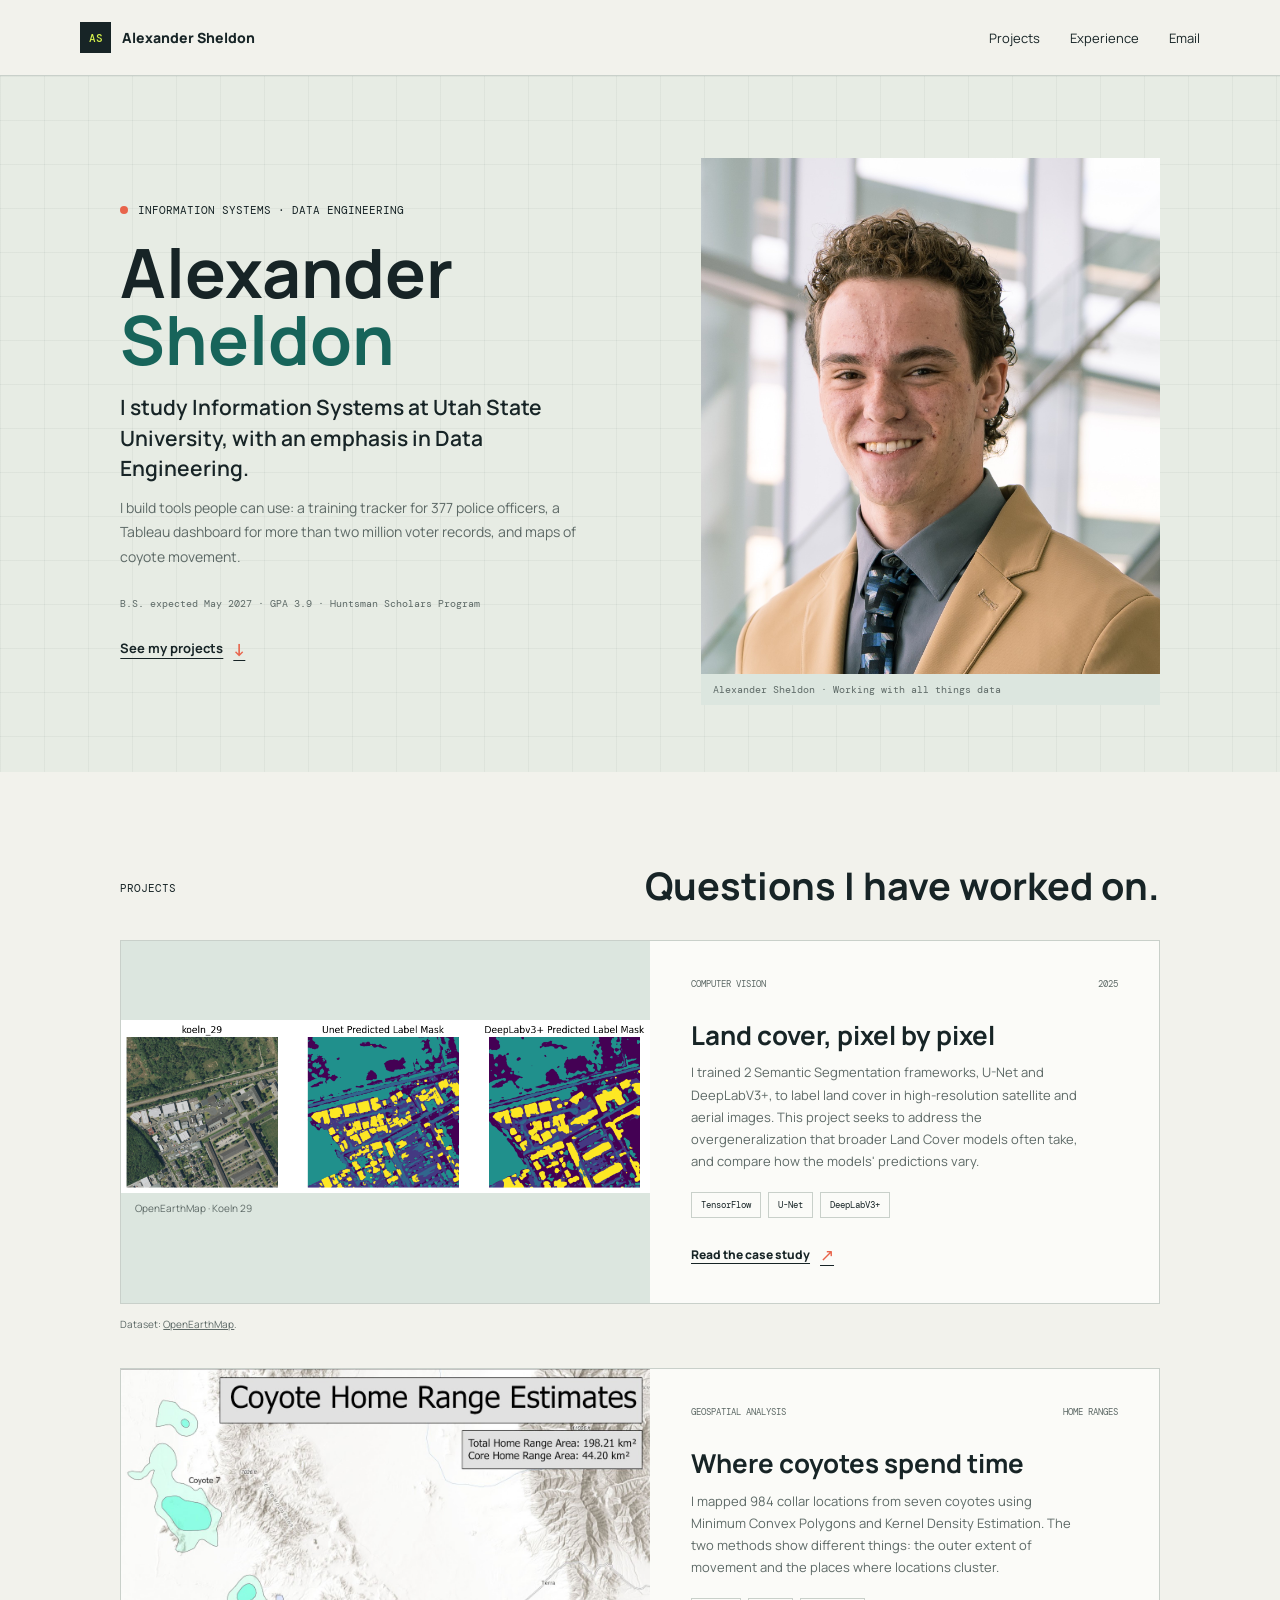
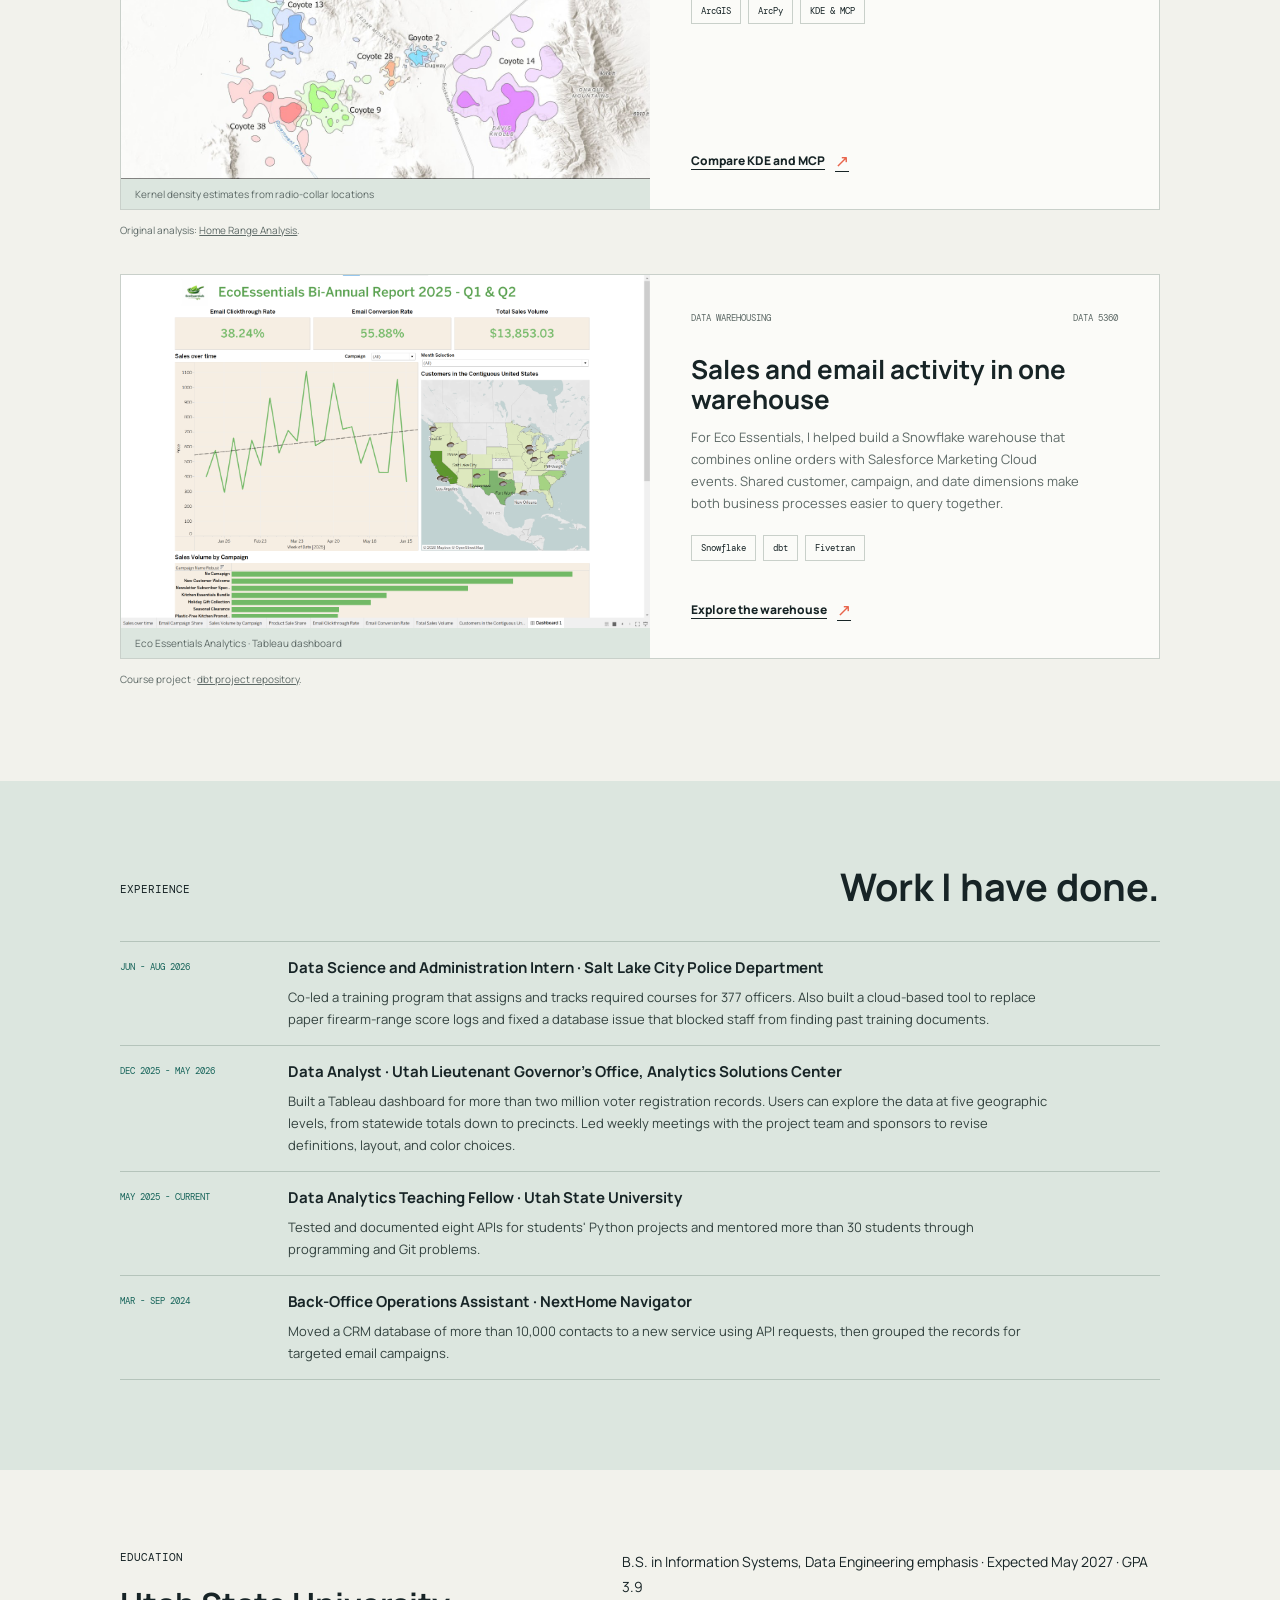
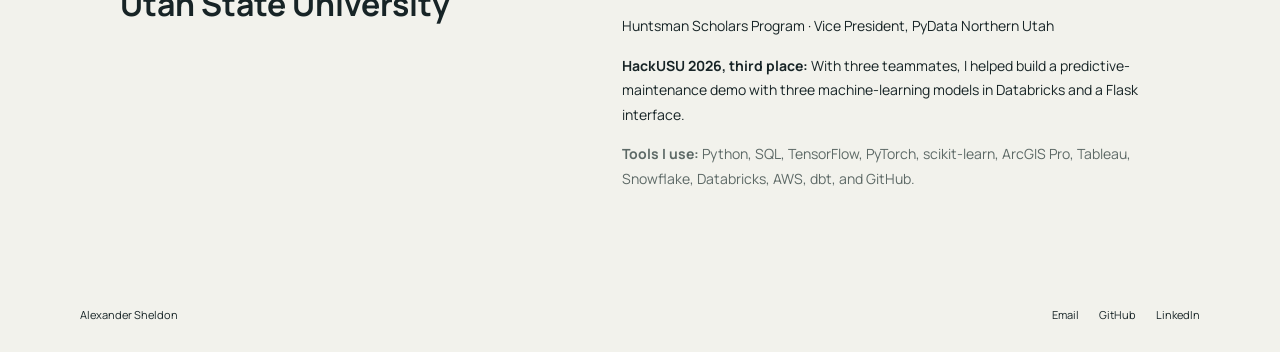
<file: index.html>
<!doctype html>
<html lang="en">
<head>
  <meta charset="utf-8">
  <meta name="viewport" content="width=device-width, initial-scale=1">
  <meta name="theme-color" content="#f2f2ec">
  <meta name="description" content="Alexander Sheldon studies Information Systems with a Data Engineering emphasis at Utah State University. His work includes public-sector dashboards, Python teaching, and geospatial analysis.">
  <title>Alexander Sheldon | Information Systems &amp; Data Engineering</title>
  <link rel="preconnect" href="https://fonts.googleapis.com">
  <link rel="preconnect" href="https://fonts.gstatic.com" crossorigin>
  <link href="https://fonts.googleapis.com/css2?family=DM+Mono:wght@400;500&family=Manrope:wght@400;500;600;700;800&display=swap" rel="stylesheet">
  <link rel="stylesheet" href="styles.css">
</head>
<body>
  <a class="skip-link" href="#main">Skip to content</a>
  <header class="site-header">
    <a class="wordmark" href="index.html" aria-label="Alexander Sheldon home">
      <span class="wordmark-mark">AS</span>
      <span>Alexander Sheldon</span>
    </a>
    <nav class="site-nav" aria-label="Main navigation">
      <a href="#work">Projects</a>
      <a href="#experience">Experience</a>
      <a href="mailto:Alexander.Sheldon@usu.edu">Email</a>
    </nav>
  </header>

  <main id="main">
    <section class="intro" aria-labelledby="intro-title">
      <div class="intro-copy">
        <p class="eyebrow"><span class="eyebrow-dot"></span> INFORMATION SYSTEMS &middot; DATA ENGINEERING</p>
        <h1 id="intro-title">Alexander<br><span>Sheldon</span></h1>
        <p class="intro-lede">I study Information Systems at Utah State University, with an emphasis in Data Engineering.</p>
        <p class="intro-detail">I build tools people can use: a training tracker for 377 police officers, a Tableau dashboard for more than two million voter records, and maps of coyote movement.</p>
        <p class="intro-credential">B.S. expected May 2027 <span aria-hidden="true">&middot;</span> GPA 3.9 <span aria-hidden="true">&middot;</span> Huntsman Scholars Program</p>
        <a class="text-link" href="#work">See my projects <span aria-hidden="true">&darr;</span></a>
      </div>
      <figure class="intro-visual">
        <img src="assets\Headshot-2-Cropped.jpg" alt="Alexander Sheldon">
        <figcaption>Alexander Sheldon &middot; Working with all things data</figcaption>
      </figure>
    </section>

    <section class="work-section section-wrap" id="work" aria-labelledby="work-title">
      <div class="section-heading">
        <p class="eyebrow">PROJECTS</p>
        <h2 id="work-title">Questions I have worked on.</h2>
      </div>
      <article class="project-feature">
        <figure class="project-image project-image-dark">
          <img src="assets/koeln_29.png" alt="Koeln 29 from the land-cover segmentation project.">
          <figcaption>OpenEarthMap &middot; Koeln 29</figcaption>
        </figure>
        <div class="project-summary">
          <div class="project-meta mono-label"><span>COMPUTER VISION</span><span>2025</span></div>
          <h3>Land cover, pixel by pixel</h3>
          <p>I trained 2 Semantic Segmentation frameworks, U-Net and DeepLabV3+, to label land cover in high-resolution satellite and aerial images. This project seeks to address the overgeneralization that broader Land Cover models often take, and compare how the models' predictions vary.</p>
          <div class="tag-row" aria-label="Project methods">
            <span>TensorFlow</span><span>U-Net</span><span>DeepLabV3+</span>
          </div>
          <a class="arrow-link" href="projects/openearthmap-segmentation/index.html">Read the case study <span aria-hidden="true">&#8599;</span></a>
        </div>
      </article>
      <p class="attribution-note">Dataset: <a href="https://doi.org/10.5281/zenodo.7223446">OpenEarthMap</a>.</p>
      <article class="project-feature project-feature-secondary">
        <figure class="project-image">
          <img src="assets/kde-estimates.jpg" alt="Kernel Density Estimation estimates for coyote home ranges from radio-collar locations.">
          <figcaption>Kernel density estimates from radio-collar locations</figcaption>
        </figure>
        <div class="project-summary">
          <div class="project-meta mono-label"><span>GEOSPATIAL ANALYSIS</span><span>HOME RANGES</span></div>
          <h3>Where coyotes spend time</h3>
          <p>I mapped 984 collar locations from seven coyotes using Minimum Convex Polygons and Kernel Density Estimation. The two methods show different things: the outer extent of movement and the places where locations cluster.</p>
          <div class="tag-row" aria-label="Project methods">
            <span>ArcGIS</span><span>ArcPy</span><span>KDE &amp; MCP</span>
          </div>
          <a class="arrow-link" href="projects/coyote-home-range/index.html">Compare KDE and MCP <span aria-hidden="true">&#8599;</span></a>
        </div>
      </article>
      <p class="attribution-note">Original analysis: <a href="https://sites.google.com/view/alexandersheldon-portfolio/home-range-analysis-a-geospatial-analysis-of-coyote-movement-patterns">Home Range Analysis</a>.</p>
      <article class="project-feature project-feature-secondary">
        <figure class="project-image project-image-dark">
          <img src="assets/ecoessentials-tableau-dashboard.png" alt="Tableau dashboard for Eco Essentials sales and marketing email activity, connected to the Snowflake warehouse.">
          <figcaption>Eco Essentials Analytics &middot; Tableau dashboard</figcaption>
        </figure>
        <div class="project-summary">
          <div class="project-meta mono-label"><span>DATA WAREHOUSING</span><span>DATA 5360</span></div>
          <h3>Sales and email activity in one warehouse</h3>
          <p>For Eco Essentials, I helped build a Snowflake warehouse that combines online orders with Salesforce Marketing Cloud events. Shared customer, campaign, and date dimensions make both business processes easier to query together.</p>
          <div class="tag-row" aria-label="Project tools">
            <span>Snowflake</span><span>dbt</span><span>Fivetran</span>
          </div>
          <a class="arrow-link" href="projects/ecoessentials-warehouse/index.html">Explore the warehouse <span aria-hidden="true">&#8599;</span></a>
        </div>
      </article>
      <p class="attribution-note">Course project &middot; <a href="https://github.com/clairejo735/data-5360-dbt">dbt project repository</a>.</p>
    </section>

    <section class="experience-section" id="experience" aria-labelledby="experience-title">
      <div class="section-wrap">
        <div class="section-heading">
          <p class="eyebrow">EXPERIENCE</p>
          <h2 id="experience-title">Work I have done.</h2>
        </div>
        <div class="experience-list">
          <article class="experience-row">
            <span class="mono-label">JUN - AUG 2026</span>
            <div><h3>Data Science and Administration Intern &middot; Salt Lake City Police Department</h3><p>Co-led a training program that assigns and tracks required courses for 377 officers. Also built a cloud-based tool to replace paper firearm-range score logs and fixed a database issue that blocked staff from finding past training documents.</p></div>
          </article>
          <article class="experience-row">
            <span class="mono-label">DEC 2025 - MAY 2026</span>
            <div><h3>Data Analyst &middot; Utah Lieutenant Governor's Office, Analytics Solutions Center</h3><p>Built a Tableau dashboard for more than two million voter registration records. Users can explore the data at five geographic levels, from statewide totals down to precincts. Led weekly meetings with the project team and sponsors to revise definitions, layout, and color choices.</p></div>
          </article>
          <article class="experience-row">
            <span class="mono-label">MAY 2025 - CURRENT</span>
            <div><h3>Data Analytics Teaching Fellow &middot; Utah State University</h3><p>Tested and documented eight APIs for students' Python projects and mentored more than 30 students through programming and Git problems.</p></div>
          </article>
          <article class="experience-row">
            <span class="mono-label">MAR - SEP 2024</span>
            <div><h3>Back-Office Operations Assistant &middot; NextHome Navigator</h3><p>Moved a CRM database of more than 10,000 contacts to a new service using API requests, then grouped the records for targeted email campaigns.</p></div>
          </article>
        </div>
      </div>
    </section>

    <section class="education-section" aria-labelledby="education-title">
      <div class="section-wrap education-grid">
        <div>
          <p class="eyebrow">EDUCATION</p>
          <h2 id="education-title">Utah State University</h2>
        </div>
        <div class="education-copy">
          <p>B.S. in Information Systems, Data Engineering emphasis &middot; Expected May 2027 &middot; GPA 3.9</p>
          <p>Huntsman Scholars Program &middot; Vice President, PyData Northern Utah</p>
          <p><strong>HackUSU 2026, third place:</strong> With three teammates, I helped build a predictive-maintenance demo with three machine-learning models in Databricks and a Flask interface.</p>
          <p class="tools-line"><strong>Tools I use:</strong> Python, SQL, TensorFlow, PyTorch, scikit-learn, ArcGIS Pro, Tableau, Snowflake, Databricks, AWS, dbt, and GitHub.</p>
        </div>
      </div>
    </section>
  </main>

  <footer class="site-footer">
    <span>Alexander Sheldon</span>
    <div class="footer-links">
      <a href="mailto:Alexander.Sheldon@usu.edu">Email</a>
      <a href="https://github.com/AlexanderSheldon">GitHub</a>
      <a href="https://www.linkedin.com/in/alexander-sheldon/">LinkedIn</a>
    </div>
  </footer>
</body>
</html>
</file>
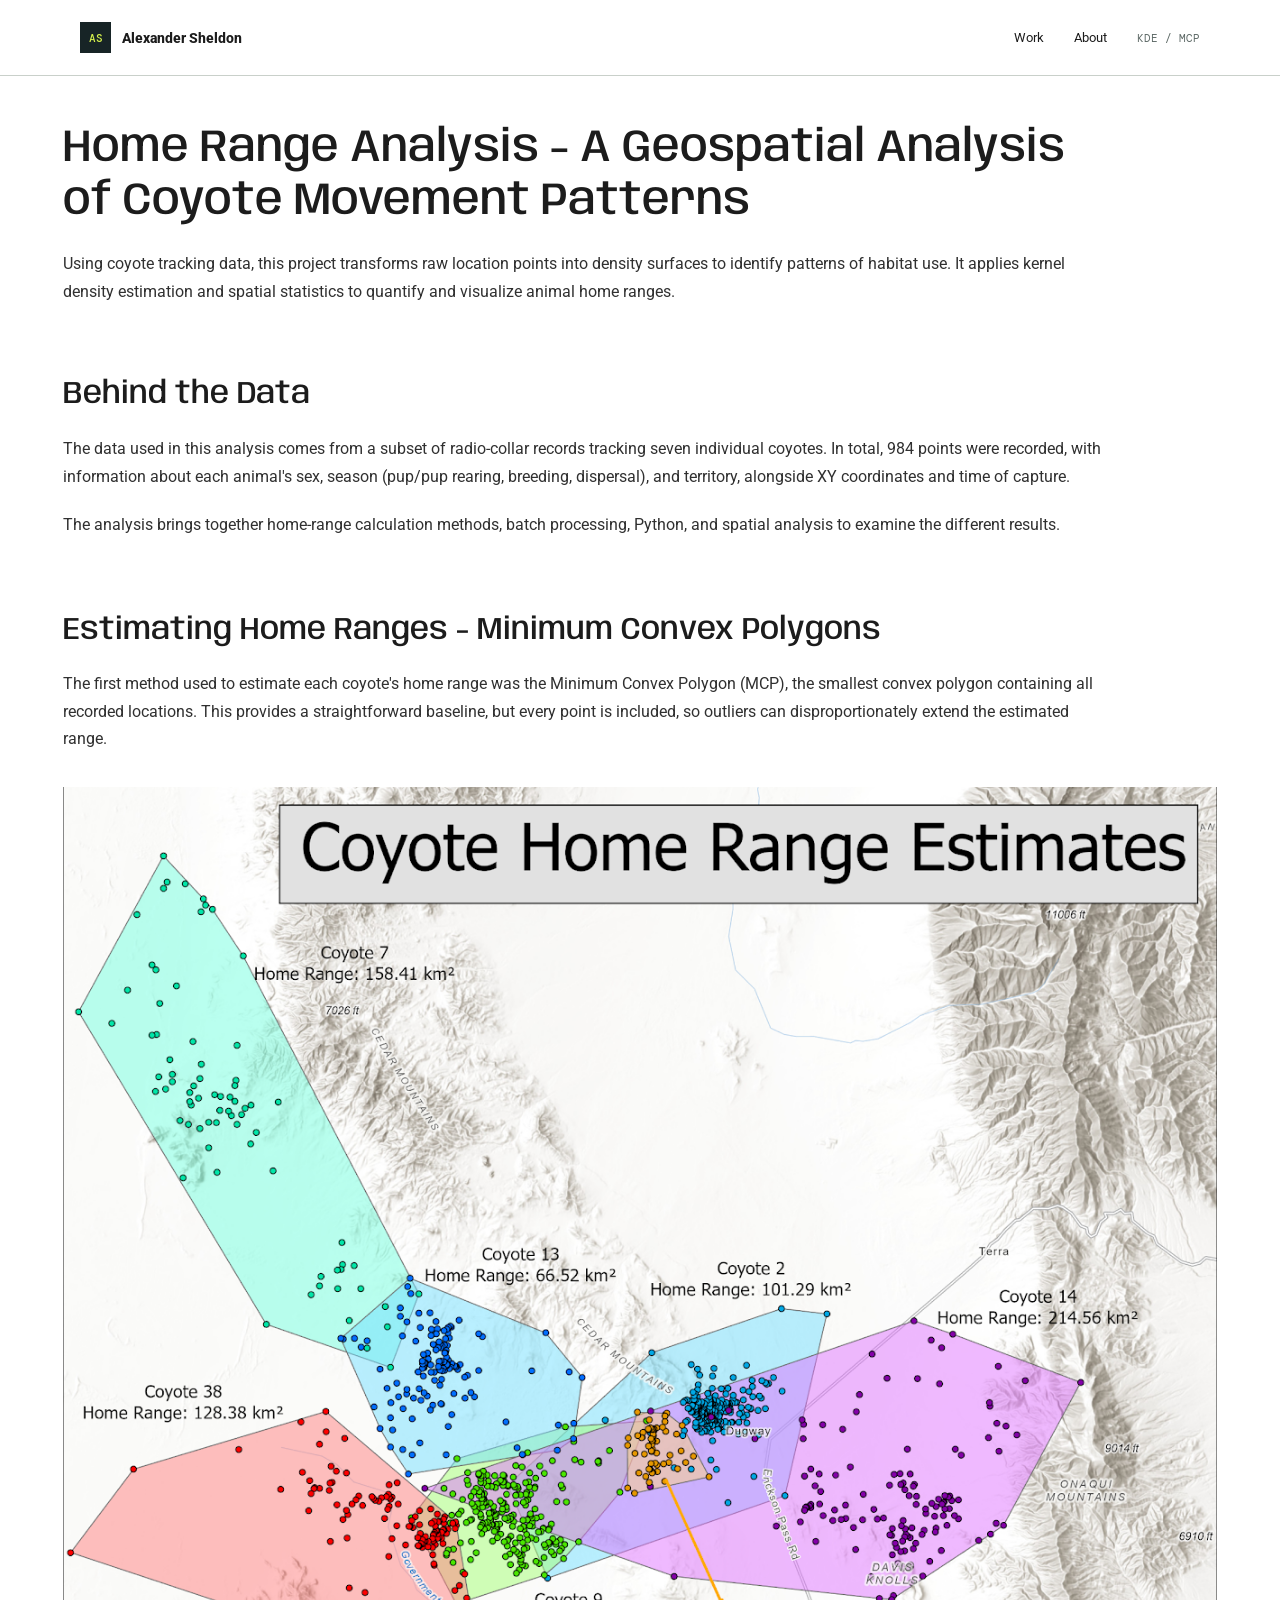
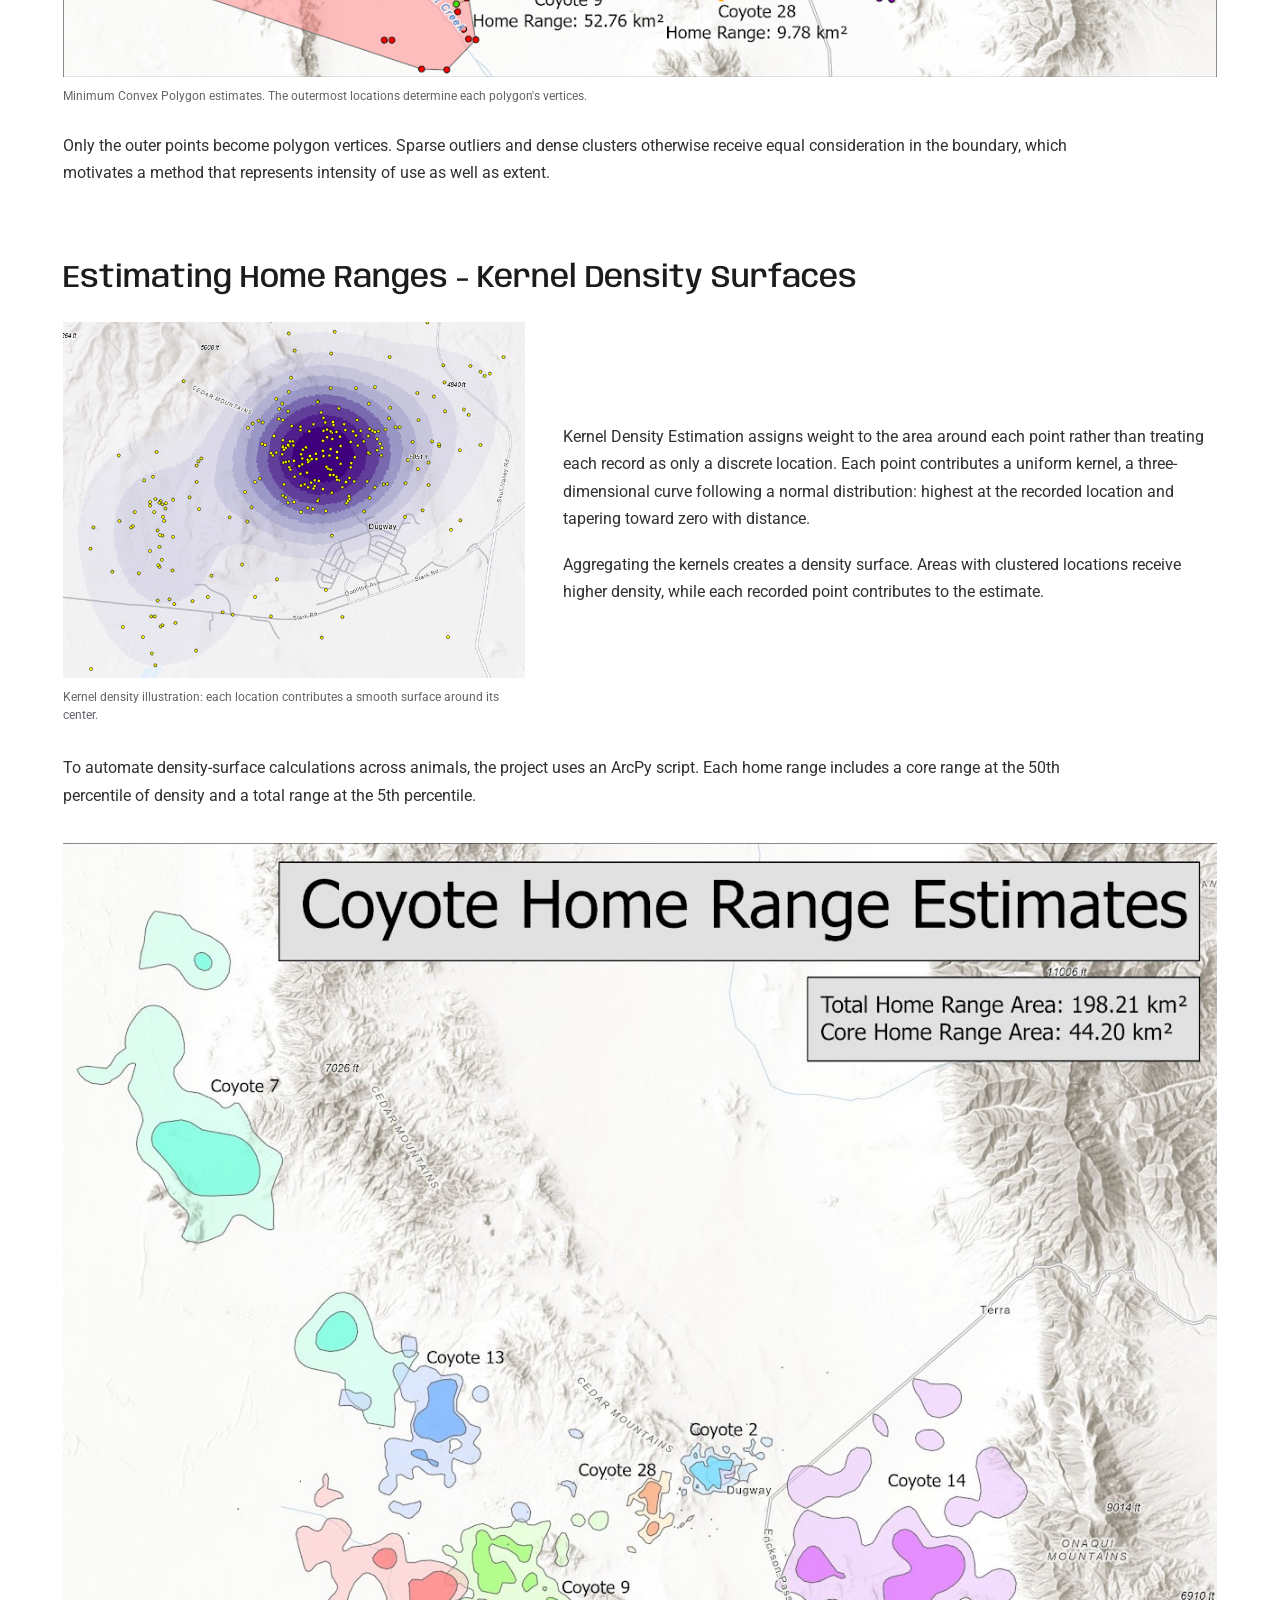
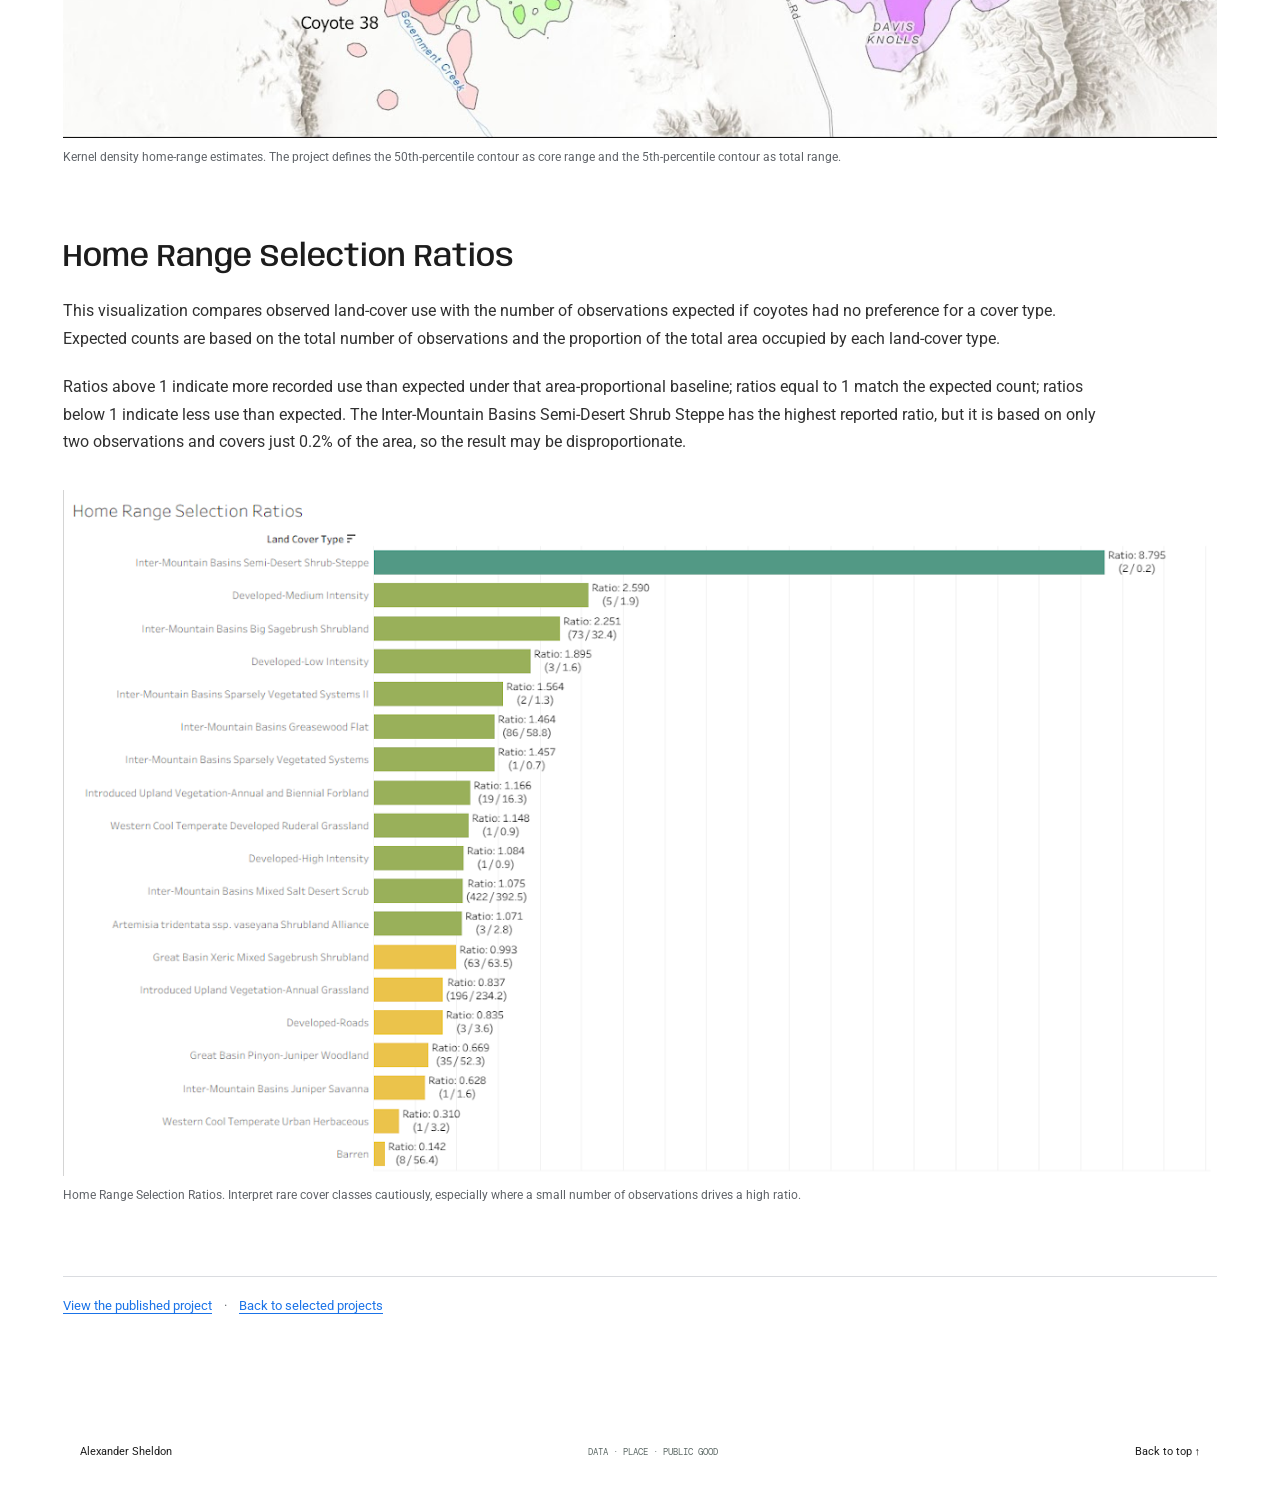
<file: projects/coyote-home-range/index.html>
<!doctype html>
<html lang="en">
<head>
  <meta charset="utf-8">
  <meta name="viewport" content="width=device-width, initial-scale=1">
  <meta name="theme-color" content="#ffffff">
  <meta name="description" content="A geospatial analysis comparing kernel density estimation and minimum convex polygons for coyote home ranges.">
  <title>Home Range Analysis - A Geospatial Analysis of Coyote Movement Patterns | Alex Sheldon</title>
  <link rel="preconnect" href="https://fonts.googleapis.com">
  <link rel="preconnect" href="https://fonts.gstatic.com" crossorigin>
  <link href="https://fonts.googleapis.com/css2?family=Anybody:wght@400;500;600;700&family=DM+Mono:wght@400;500&family=Roboto:wght@400;500;700&display=swap" rel="stylesheet">
  <link rel="stylesheet" href="../../styles.css">
</head>
<body class="coyote-case-study">
  <a class="skip-link" href="#main">Skip to content</a>
  <header class="site-header">
    <a class="wordmark" href="../../index.html" aria-label="Alexander Sheldon home">
      <span class="wordmark-mark">AS</span>
      <span>Alexander Sheldon</span>
    </a>
    <nav class="site-nav" aria-label="Main navigation">
      <a href="../../index.html#work">Work</a>
      <a href="../../index.html#about">About</a>
      <a class="nav-index" href="#mcp">KDE / MCP</a>
    </nav>
  </header>

  <main id="main" class="coyote-main">
    <header class="coyote-title-block">
      <h1>Home Range Analysis - A Geospatial Analysis of Coyote Movement Patterns</h1>
      <p>Using coyote tracking data, this project transforms raw location points into density surfaces to identify patterns of habitat use. It applies kernel density estimation and spatial statistics to quantify and visualize animal home ranges.</p>
    </header>

    <section class="coyote-section" aria-labelledby="data-title">
      <h2 id="data-title">Behind the Data</h2>
      <p>The data used in this analysis comes from a subset of radio-collar records tracking seven individual coyotes. In total, 984 points were recorded, with information about each animal's sex, season (pup/pup rearing, breeding, dispersal), and territory, alongside XY coordinates and time of capture.</p>
      <p>The analysis brings together home-range calculation methods, batch processing, Python, and spatial analysis to examine the different results.</p>
    </section>

    <section class="coyote-section" id="mcp" aria-labelledby="mcp-title">
      <h2 id="mcp-title">Estimating Home Ranges - Minimum Convex Polygons</h2>
      <p>The first method used to estimate each coyote's home range was the Minimum Convex Polygon (MCP), the smallest convex polygon containing all recorded locations. This provides a straightforward baseline, but every point is included, so outliers can disproportionately extend the estimated range.</p>
      <figure class="coyote-figure">
        <img src="../../assets/mcp-estimates.png" alt="Minimum Convex Polygon estimates for coyote home ranges, showing the outer boundary formed by recorded locations.">
        <figcaption>Minimum Convex Polygon estimates. The outermost locations determine each polygon's vertices.</figcaption>
      </figure>
      <p>Only the outer points become polygon vertices. Sparse outliers and dense clusters otherwise receive equal consideration in the boundary, which motivates a method that represents intensity of use as well as extent.</p>
    </section>

    <section class="coyote-section" id="kde" aria-labelledby="kde-title">
      <h2 id="kde-title">Estimating Home Ranges - Kernel Density Surfaces</h2>
      <div class="coyote-kde-intro">
        <figure class="coyote-figure coyote-kde-example">
          <img src="../../assets/kde-example.png" alt="Illustration of a kernel density surface, showing how an individual location contributes a smooth peak that tapers with distance.">
          <figcaption>Kernel density illustration: each location contributes a smooth surface around its center.</figcaption>
        </figure>
        <div>
          <p>Kernel Density Estimation assigns weight to the area around each point rather than treating each record as only a discrete location. Each point contributes a uniform kernel, a three-dimensional curve following a normal distribution: highest at the recorded location and tapering toward zero with distance.</p>
          <p>Aggregating the kernels creates a density surface. Areas with clustered locations receive higher density, while each recorded point contributes to the estimate.</p>
        </div>
      </div>
      <p>To automate density-surface calculations across animals, the project uses an ArcPy script. Each home range includes a core range at the 50th percentile of density and a total range at the 5th percentile.</p>
      <figure class="coyote-figure">
        <img src="../../assets/kde-estimates.jpg" alt="Kernel Density Estimation results for coyote home ranges with core-use and total-range contours.">
        <figcaption>Kernel density home-range estimates. The project defines the 50th-percentile contour as core range and the 5th-percentile contour as total range.</figcaption>
      </figure>
    </section>

    <section class="coyote-section" aria-labelledby="selection-title">
      <h2 id="selection-title">Home Range Selection Ratios</h2>
      <p>This visualization compares observed land-cover use with the number of observations expected if coyotes had no preference for a cover type. Expected counts are based on the total number of observations and the proportion of the total area occupied by each land-cover type.</p>
      <p>Ratios above 1 indicate more recorded use than expected under that area-proportional baseline; ratios equal to 1 match the expected count; ratios below 1 indicate less use than expected. The Inter-Mountain Basins Semi-Desert Shrub Steppe has the highest reported ratio, but it is based on only two observations and covers just 0.2% of the area, so the result may be disproportionate.</p>
      <figure class="coyote-figure">
        <img src="../../assets/selection-ratios.png" alt="Chart of coyote home-range selection ratios across land-cover types, comparing observed and area-proportional expected use.">
        <figcaption>Home Range Selection Ratios. Interpret rare cover classes cautiously, especially where a small number of observations drives a high ratio.</figcaption>
      </figure>
    </section>

    <p class="coyote-source"><a href="https://sites.google.com/view/alexandersheldon-portfolio/home-range-analysis-a-geospatial-analysis-of-coyote-movement-patterns">View the published project</a> &middot; <a href="../../index.html#work">Back to selected projects</a></p>
  </main>

  <footer class="site-footer">
    <span>Alexander Sheldon</span>
    <span class="mono-label">DATA &middot; PLACE &middot; PUBLIC GOOD</span>
    <a href="#main">Back to top &uarr;</a>
  </footer>
</body>
</html>
</file>
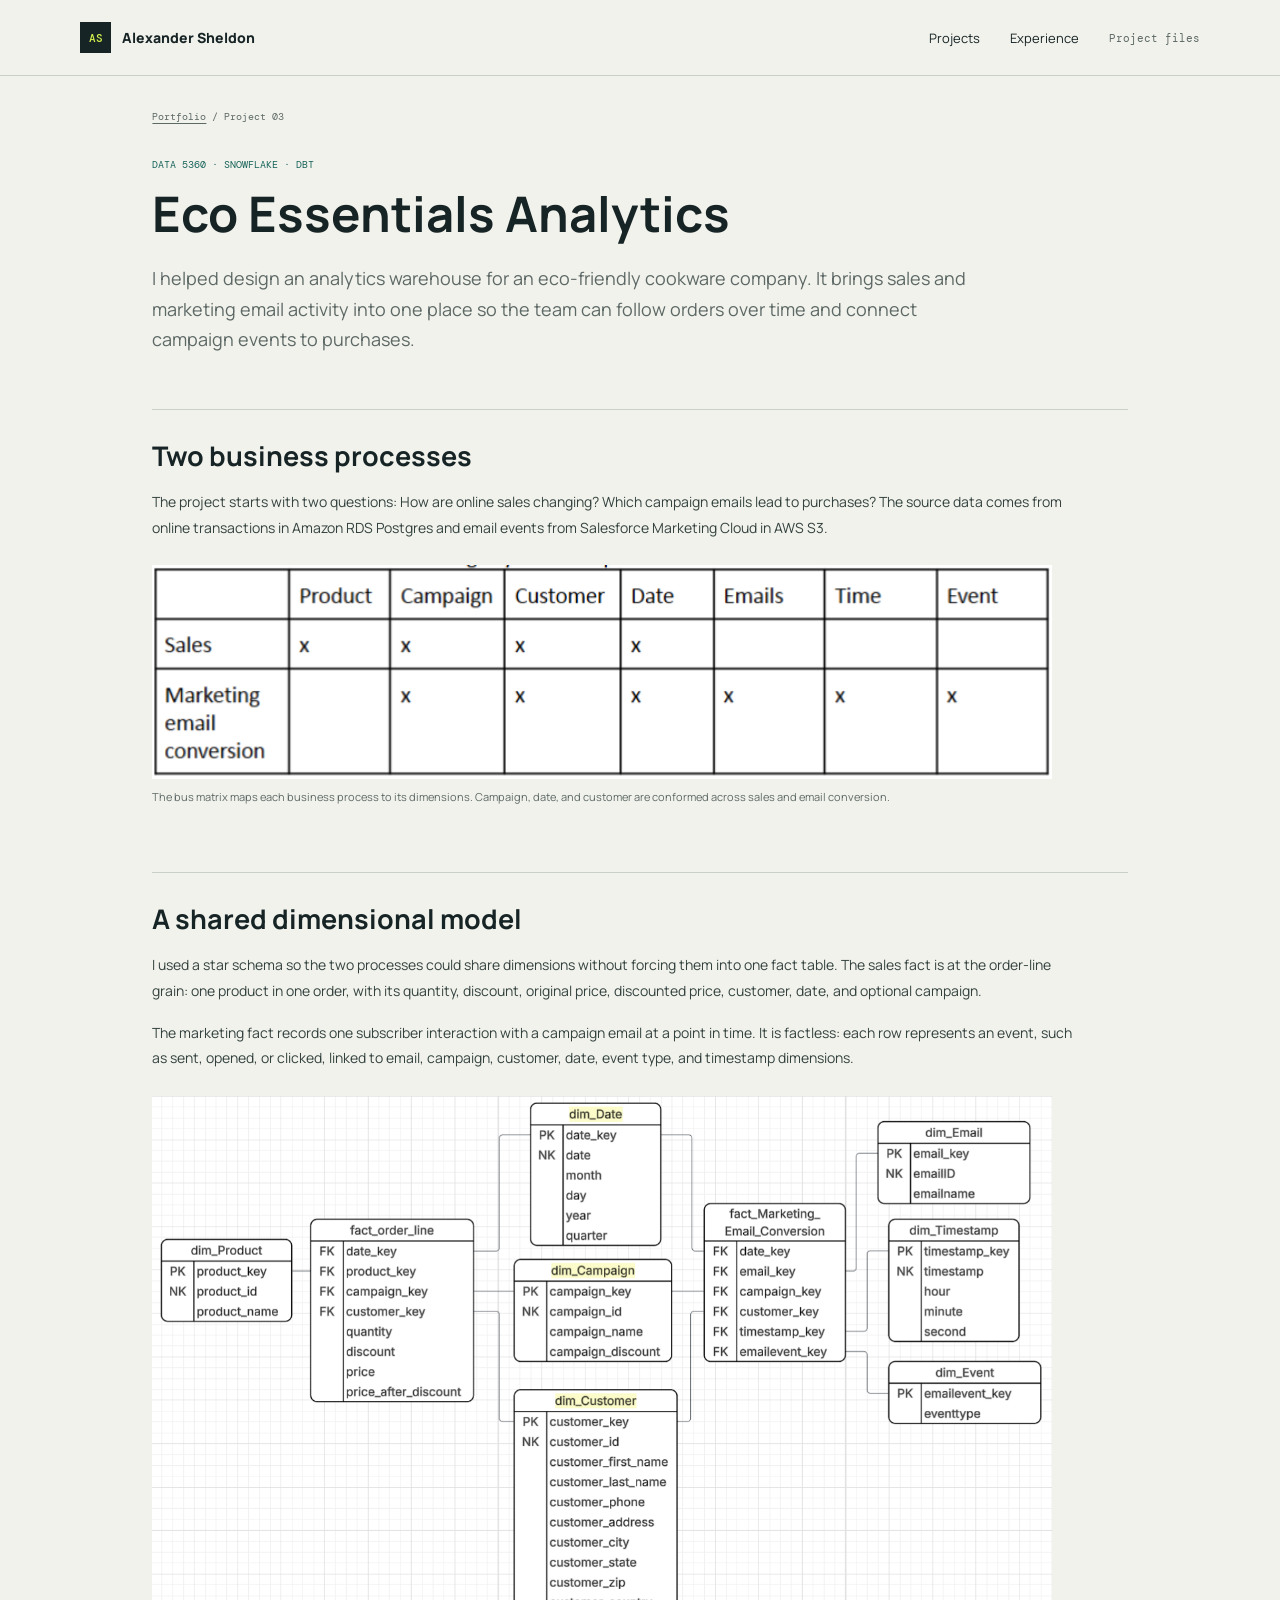
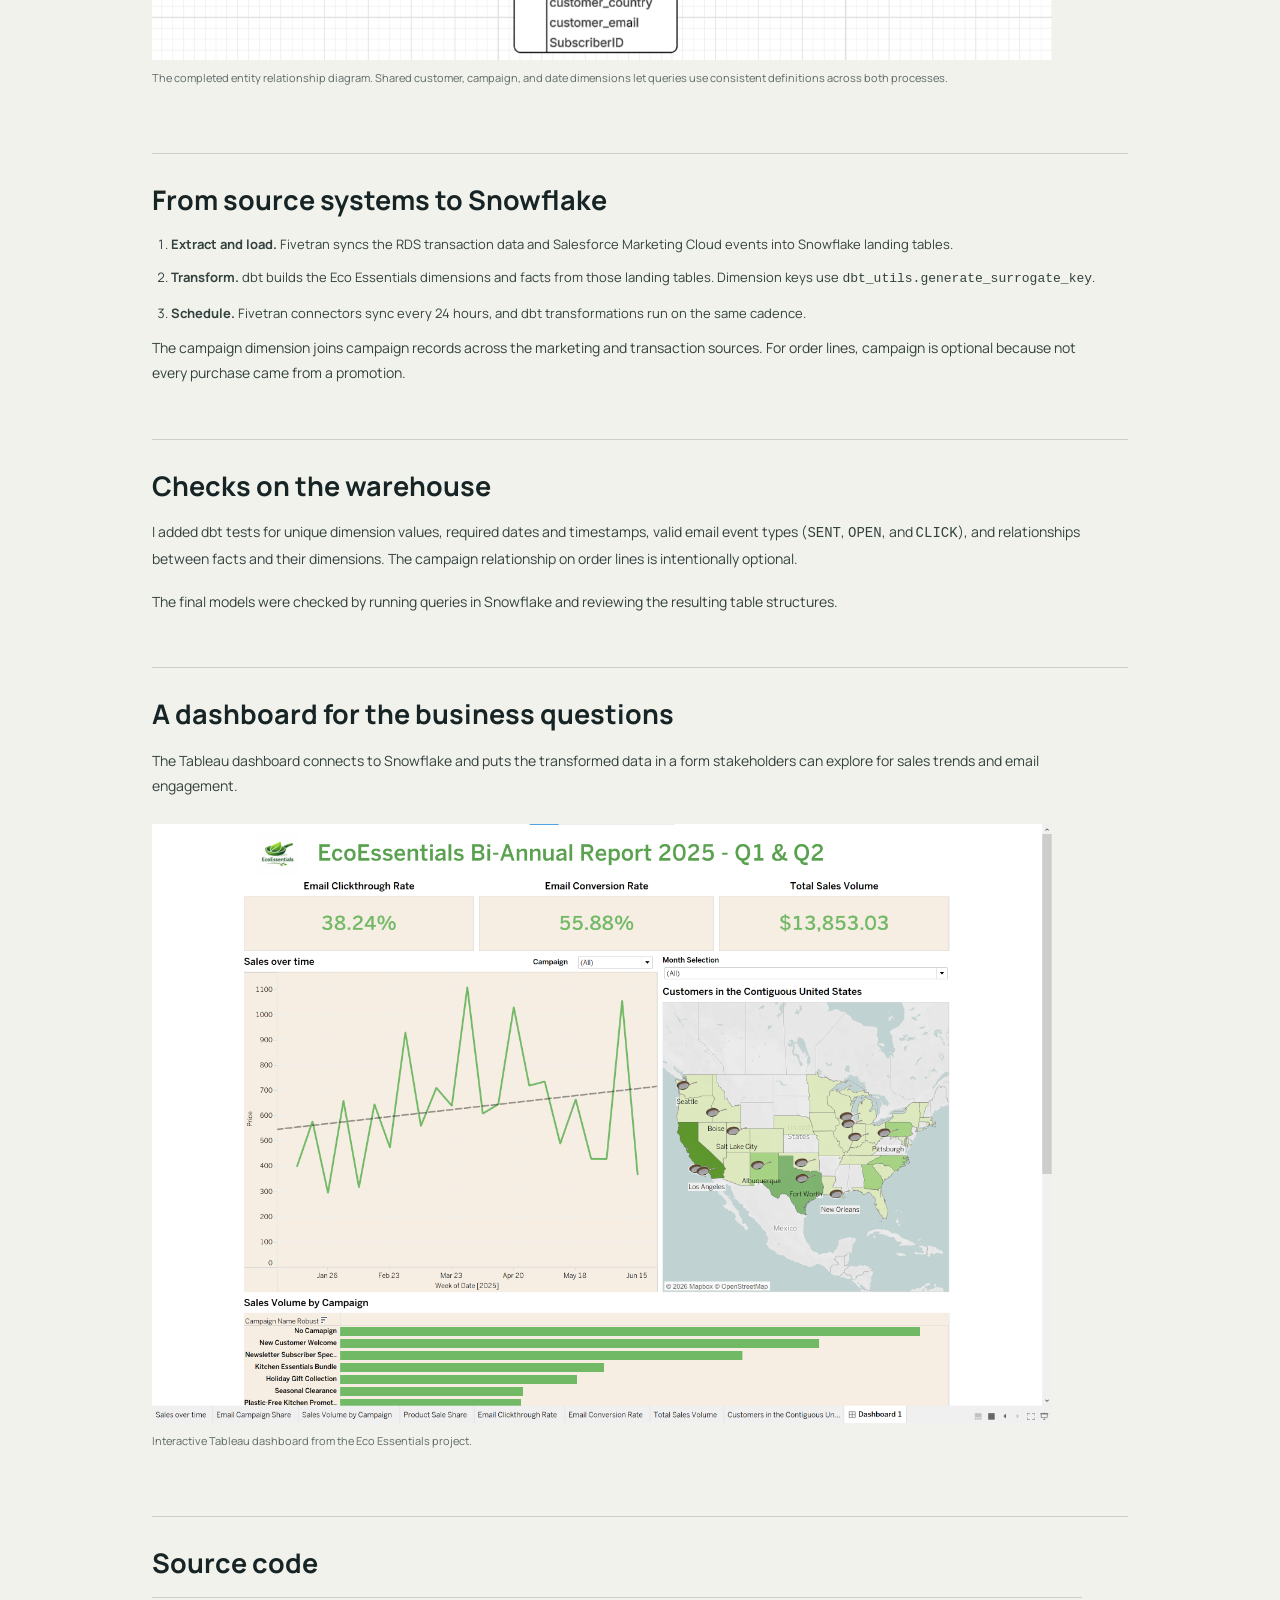
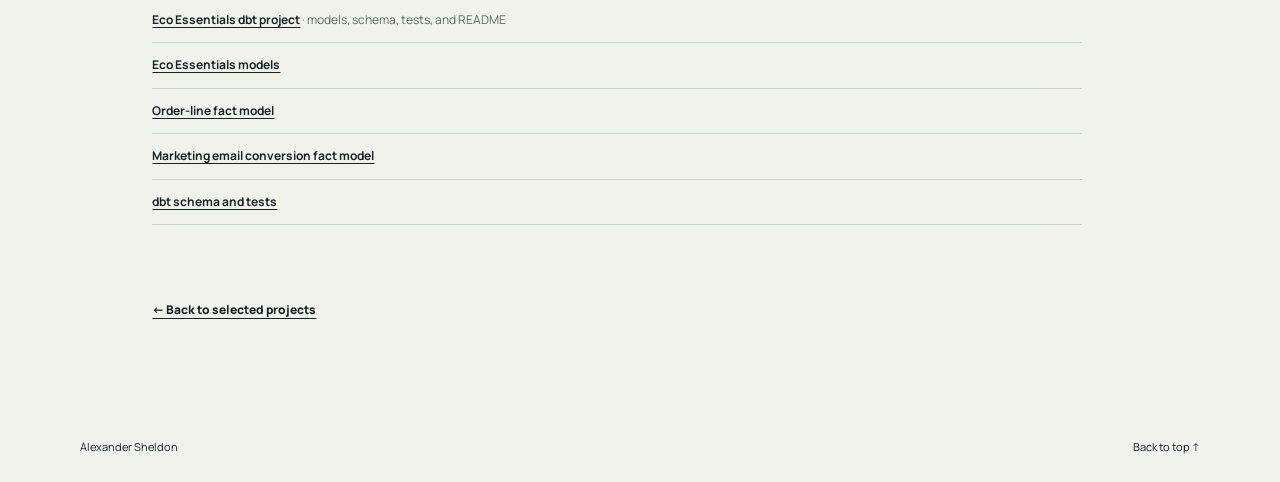
<file: projects/ecoessentials-warehouse/index.html>
<!doctype html>
<html lang="en">
<head>
  <meta charset="utf-8">
  <meta name="viewport" content="width=device-width, initial-scale=1">
  <meta name="theme-color" content="#f2f2ec">
  <meta name="description" content="An Eco Essentials analytics warehouse built with Snowflake, dbt, and Fivetran for sales and marketing email analysis.">
  <title>Eco Essentials Analytics | Alexander Sheldon</title>
  <link rel="preconnect" href="https://fonts.googleapis.com">
  <link rel="preconnect" href="https://fonts.gstatic.com" crossorigin>
  <link href="https://fonts.googleapis.com/css2?family=DM+Mono:wght@400;500&family=Manrope:wght@400;500;600;700;800&display=swap" rel="stylesheet">
  <link rel="stylesheet" href="../../styles.css">
</head>
<body>
  <a class="skip-link" href="#main">Skip to content</a>
  <header class="site-header">
    <a class="wordmark" href="../../index.html" aria-label="Alexander Sheldon home">
      <span class="wordmark-mark">AS</span>
      <span>Alexander Sheldon</span>
    </a>
    <nav class="site-nav" aria-label="Main navigation">
      <a href="../../index.html#work">Projects</a>
      <a href="../../index.html#experience">Experience</a>
      <a class="nav-index" href="#sources">Project files</a>
    </nav>
  </header>

  <main id="main" class="report-main">
    <p class="report-breadcrumb"><a href="../../index.html">Portfolio</a> / Project 03</p>
    <header class="report-header">
      <p class="report-kicker">DATA 5360 &middot; SNOWFLAKE &middot; DBT</p>
      <h1 class="report-title">Eco Essentials Analytics</h1>
      <p class="report-deck">I helped design an analytics warehouse for an eco-friendly cookware company. It brings sales and marketing email activity into one place so the team can follow orders over time and connect campaign events to purchases.</p>
    </header>

    <section class="report-section" aria-labelledby="questions-title">
      <h2 id="questions-title">Two business processes</h2>
      <p>The project starts with two questions: How are online sales changing? Which campaign emails lead to purchases? The source data comes from online transactions in Amazon RDS Postgres and email events from Salesforce Marketing Cloud in AWS S3.</p>
      <figure class="report-figure report-figure-wide">
        <img src="../../assets/ecoessentials-bus-matrix.png" alt="Eco Essentials bus matrix showing the sales and marketing email conversion processes and their shared dimensions.">
        <figcaption>The bus matrix maps each business process to its dimensions. Campaign, date, and customer are conformed across sales and email conversion.</figcaption>
      </figure>
    </section>

    <section class="report-section" aria-labelledby="model-title">
      <h2 id="model-title">A shared dimensional model</h2>
      <p>I used a star schema so the two processes could share dimensions without forcing them into one fact table. The sales fact is at the order-line grain: one product in one order, with its quantity, discount, original price, discounted price, customer, date, and optional campaign.</p>
      <p>The marketing fact records one subscriber interaction with a campaign email at a point in time. It is factless: each row represents an event, such as sent, opened, or clicked, linked to email, campaign, customer, date, event type, and timestamp dimensions.</p>
      <figure class="report-figure report-figure-wide">
        <img src="../../assets/ecoessentials-star-schema.png" alt="Entity relationship diagram for the Eco Essentials warehouse, with sales and email-conversion facts connected to dimension tables.">
        <figcaption>The completed entity relationship diagram. Shared customer, campaign, and date dimensions let queries use consistent definitions across both processes.</figcaption>
      </figure>
    </section>

    <section class="report-section" aria-labelledby="pipeline-title">
      <h2 id="pipeline-title">From source systems to Snowflake</h2>
      <ol class="observation-list">
        <li><strong>Extract and load.</strong> Fivetran syncs the RDS transaction data and Salesforce Marketing Cloud events into Snowflake landing tables.</li>
        <li><strong>Transform.</strong> dbt builds the Eco Essentials dimensions and facts from those landing tables. Dimension keys use <code>dbt_utils.generate_surrogate_key</code>.</li>
        <li><strong>Schedule.</strong> Fivetran connectors sync every 24 hours, and dbt transformations run on the same cadence.</li>
      </ol>
      <p>The campaign dimension joins campaign records across the marketing and transaction sources. For order lines, campaign is optional because not every purchase came from a promotion.</p>
    </section>

    <section class="report-section" aria-labelledby="quality-title">
      <h2 id="quality-title">Checks on the warehouse</h2>
      <p>I added dbt tests for unique dimension values, required dates and timestamps, valid email event types (<code>SENT</code>, <code>OPEN</code>, and <code>CLICK</code>), and relationships between facts and their dimensions. The campaign relationship on order lines is intentionally optional.</p>
      <p>The final models were checked by running queries in Snowflake and reviewing the resulting table structures.</p>
    </section>

    <section class="report-section" aria-labelledby="dashboard-title">
      <h2 id="dashboard-title">A dashboard for the business questions</h2>
      <p>The Tableau dashboard connects to Snowflake and puts the transformed data in a form stakeholders can explore for sales trends and email engagement.</p>
      <figure class="report-figure report-figure-wide">
        <img src="../../assets/ecoessentials-tableau-dashboard.png" alt="Tableau dashboard connected to the Eco Essentials Snowflake warehouse, with sales and marketing email analysis views.">
        <figcaption>Interactive Tableau dashboard from the Eco Essentials project.</figcaption>
      </figure>
    </section>

    <section class="report-section" id="sources" aria-labelledby="sources-title">
      <h2 id="sources-title">Source code</h2>
      <ul class="report-source-list">
        <li><a href="https://github.com/clairejo735/data-5360-dbt">Eco Essentials dbt project</a> &middot; models, schema, tests, and README</li>
        <li><a href="https://github.com/clairejo735/data-5360-dbt/tree/main/models/ecoessentials">Eco Essentials models</a></li>
        <li><a href="https://github.com/clairejo735/data-5360-dbt/blob/main/models/ecoessentials/fact_order_line.sql">Order-line fact model</a></li>
        <li><a href="https://github.com/clairejo735/data-5360-dbt/blob/main/models/ecoessentials/fact_marketing_email_conversion.sql">Marketing email conversion fact model</a></li>
        <li><a href="https://github.com/clairejo735/data-5360-dbt/blob/main/models/ecoessentials/_schema_ecoessentials.yml">dbt schema and tests</a></li>
      </ul>
    </section>
    <a class="back-to-work" href="../../index.html#work">&larr; Back to selected projects</a>
  </main>

  <footer class="site-footer">
    <span>Alexander Sheldon</span>
    <a href="#main">Back to top &uarr;</a>
  </footer>
</body>
</html>
</file>
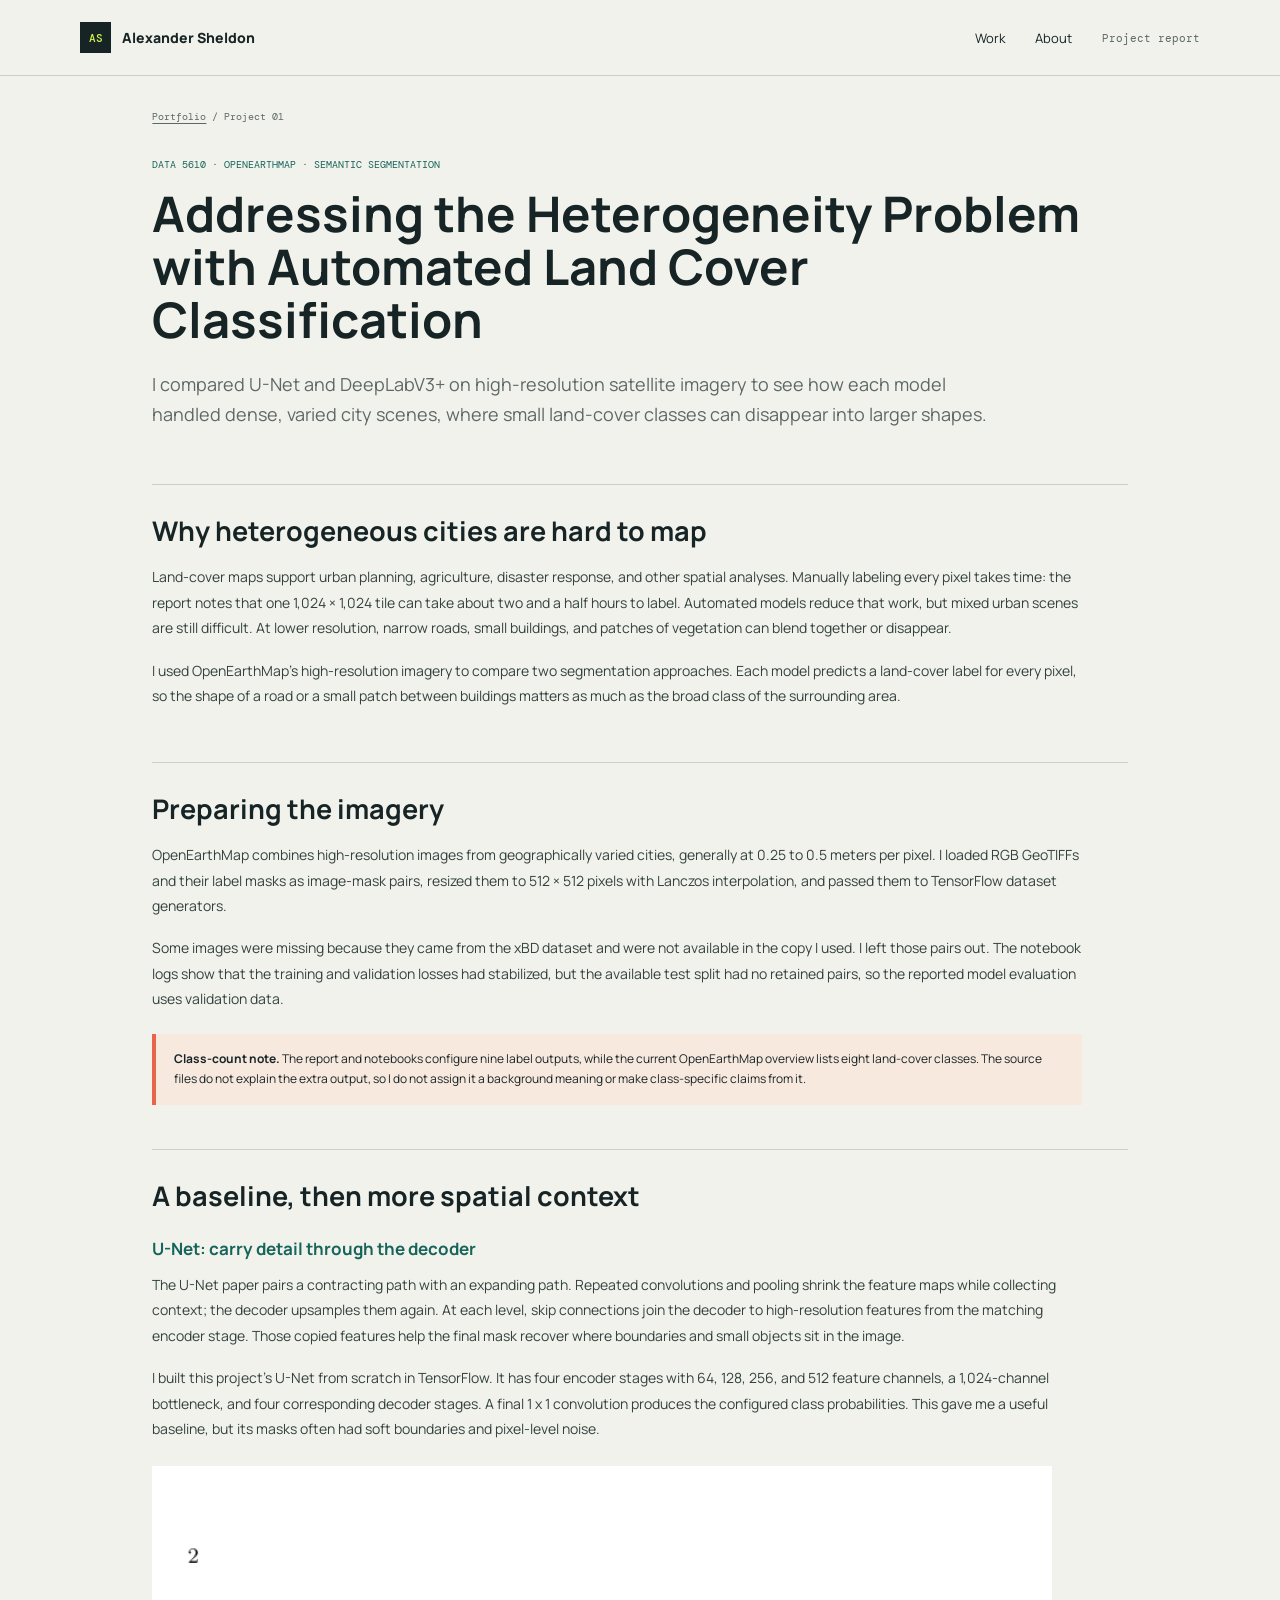
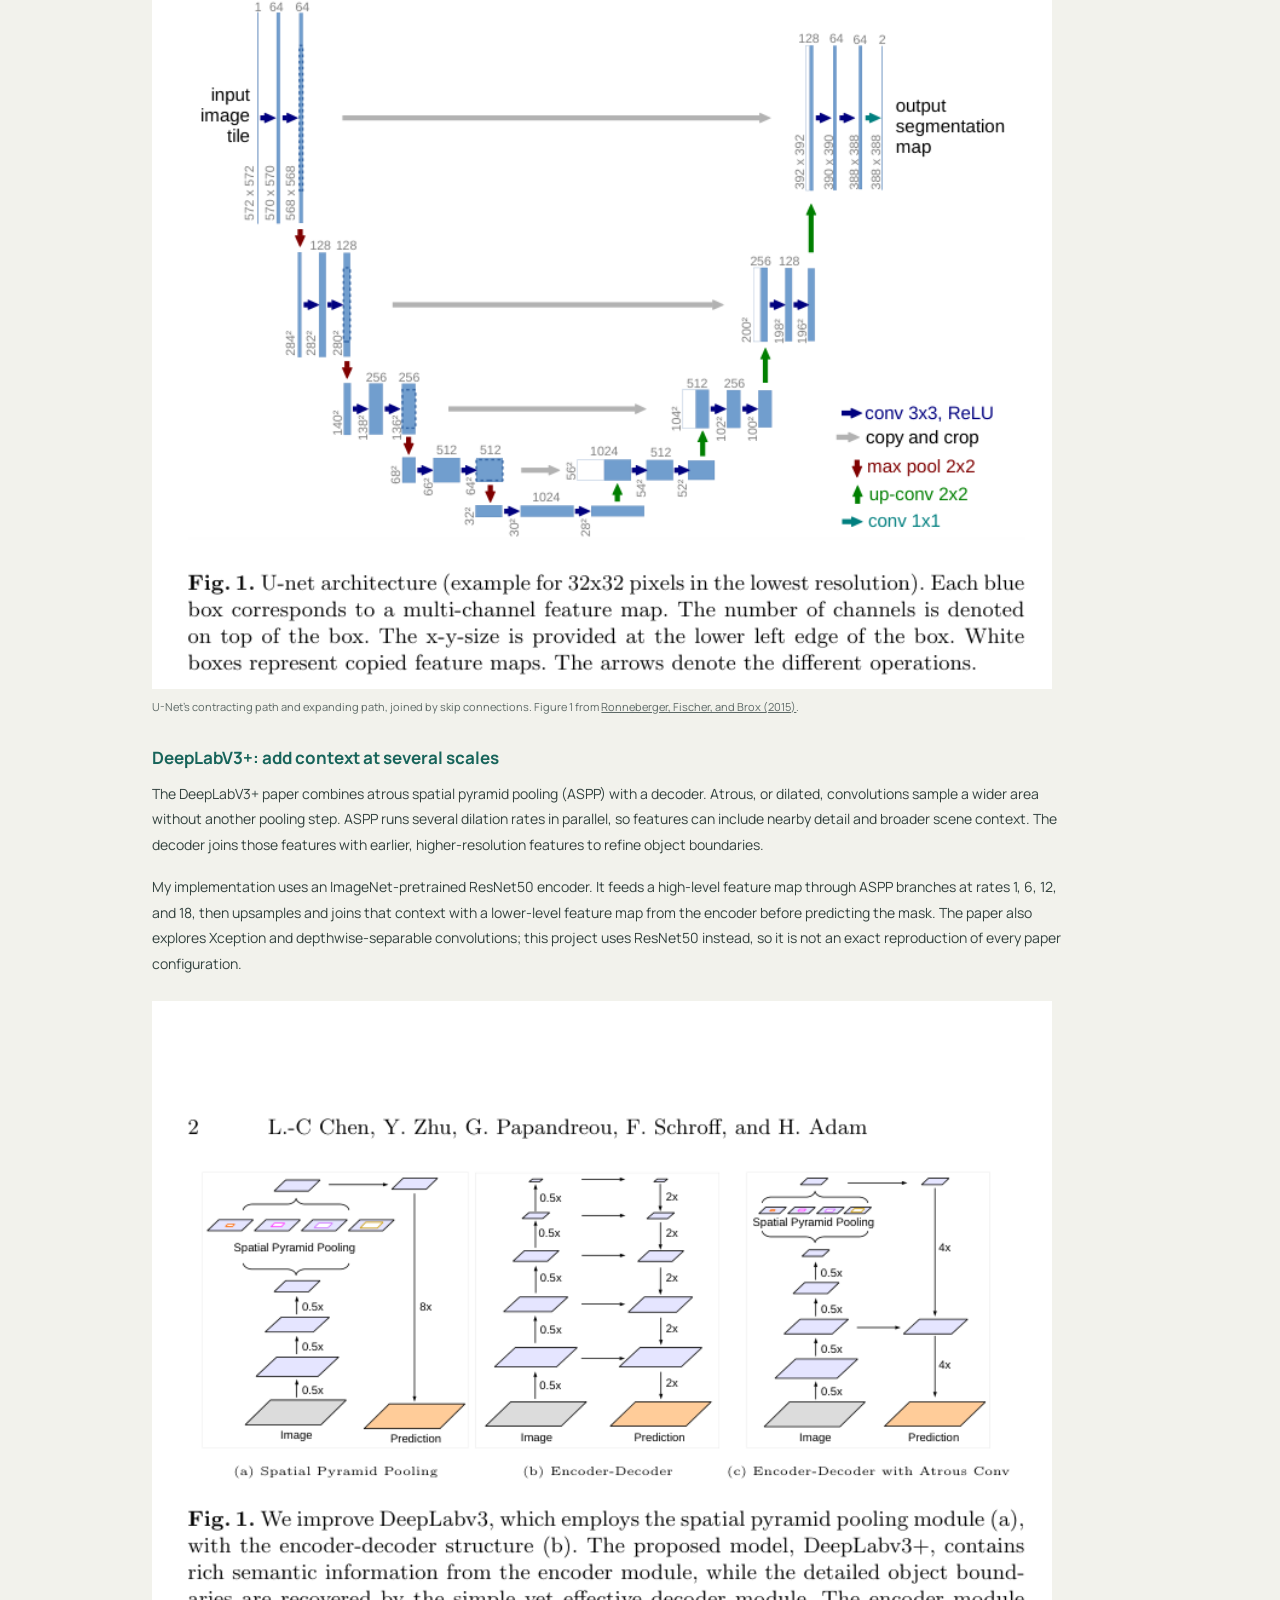
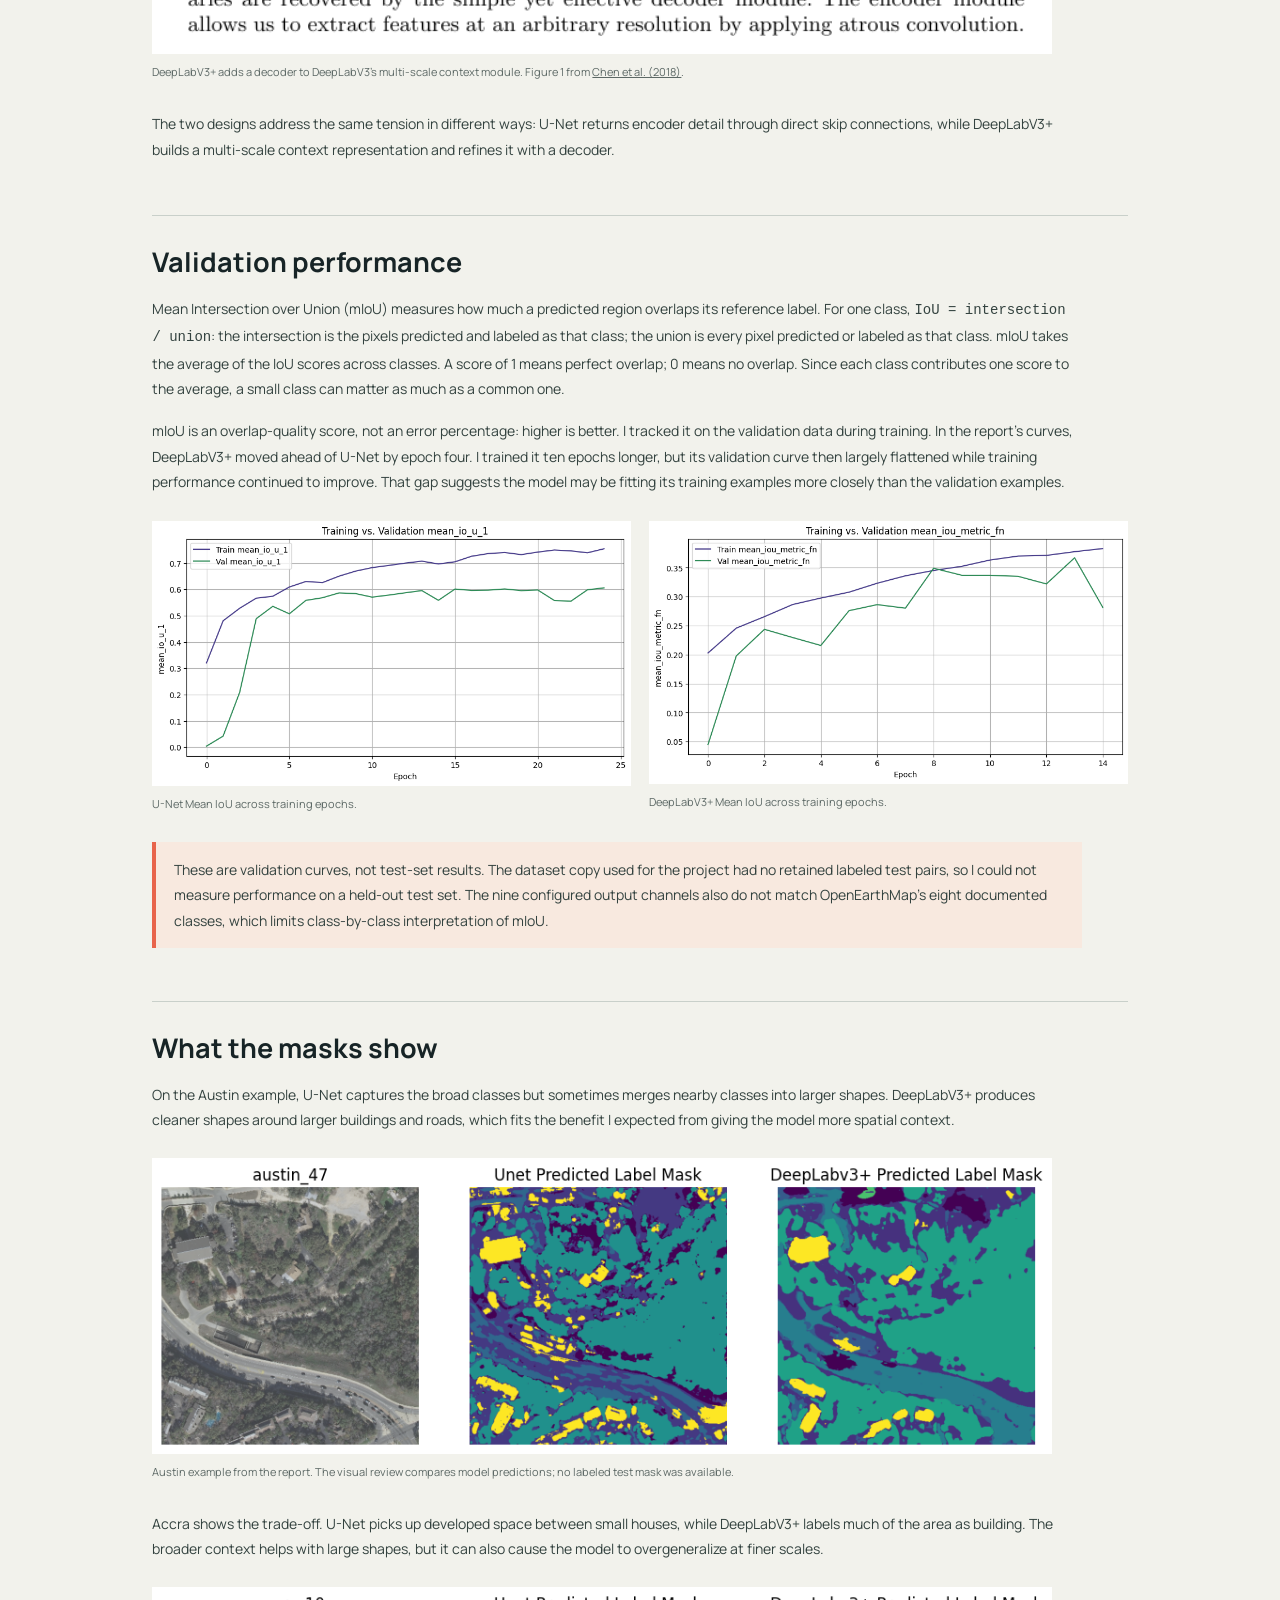
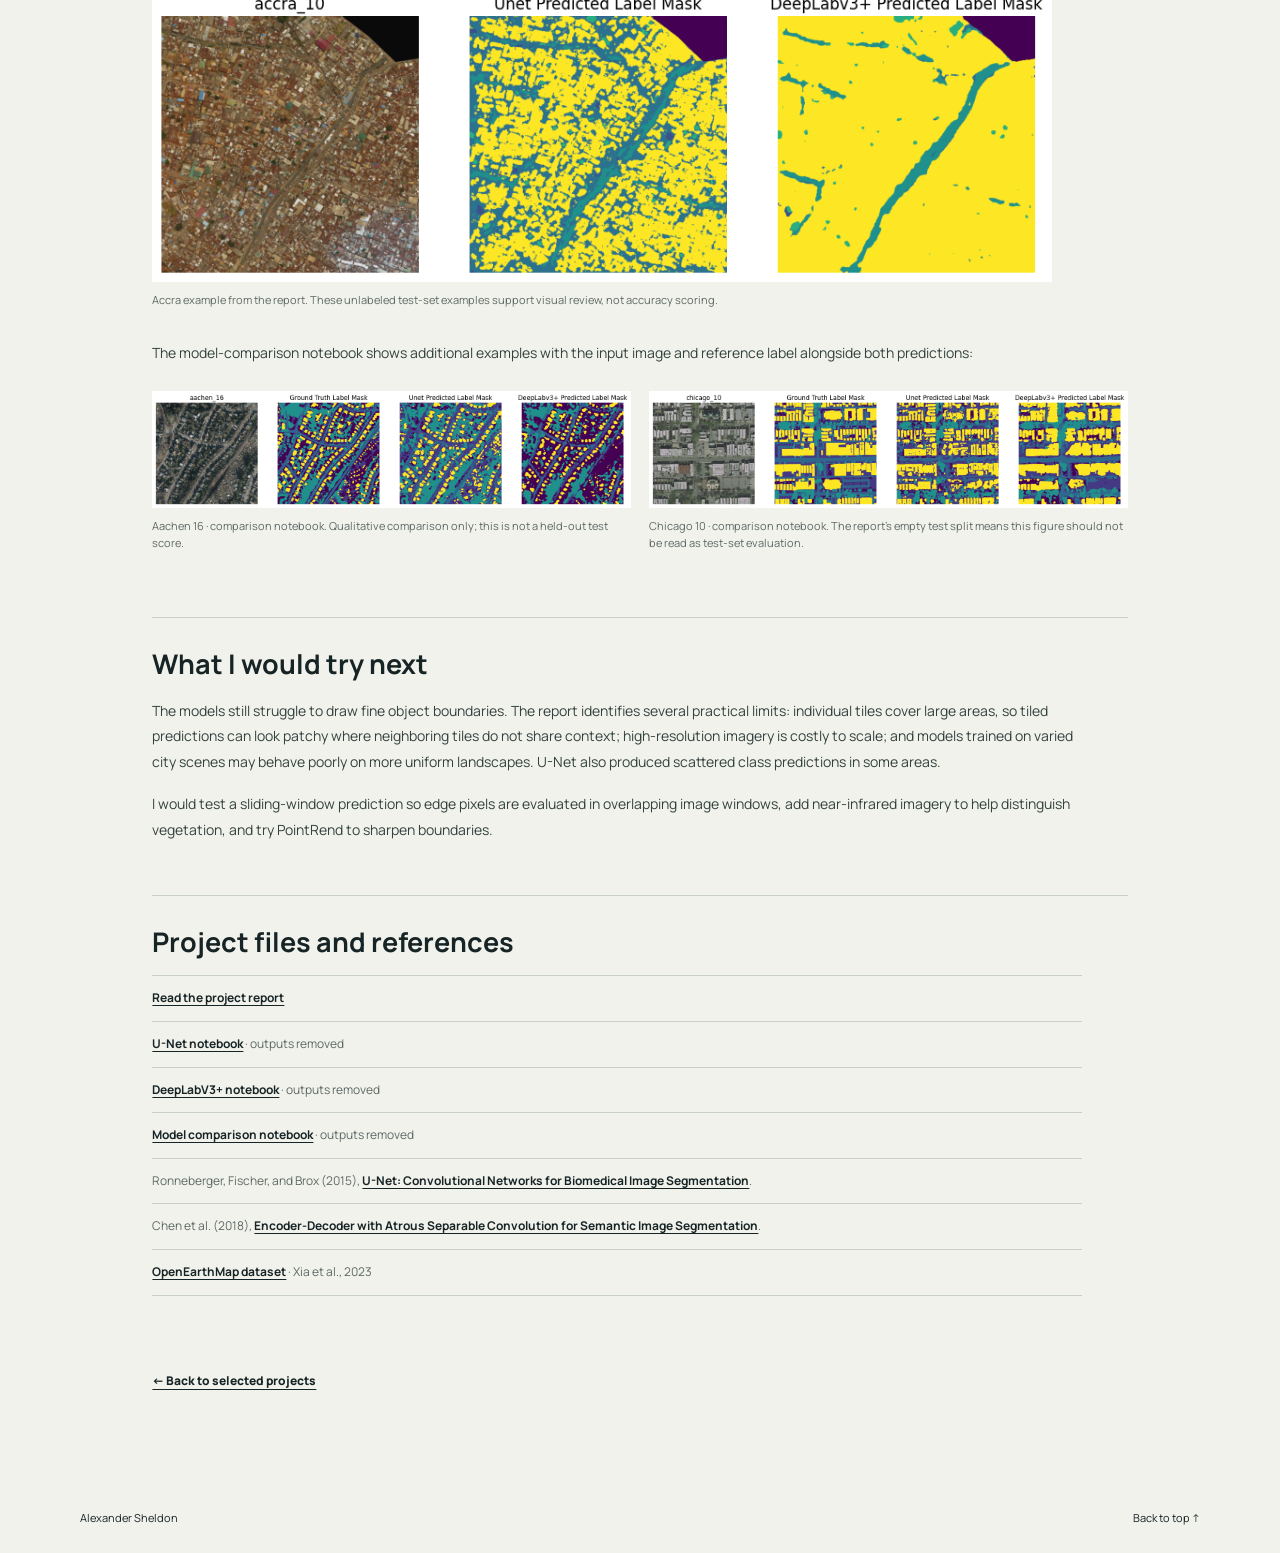
<file: projects/openearthmap-segmentation/index.html>
<!doctype html>
<html lang="en">
<head>
  <meta charset="utf-8">
  <meta name="viewport" content="width=device-width, initial-scale=1">
  <meta name="theme-color" content="#f2f2ec">
  <meta name="description" content="How U-Net and DeepLabV3+ handled heterogeneous urban scenes in a high-resolution land-cover segmentation project.">
  <title>Addressing the Heterogeneity Problem with Automated Land Cover Classification | Alexander Sheldon</title>
  <link rel="preconnect" href="https://fonts.googleapis.com">
  <link rel="preconnect" href="https://fonts.gstatic.com" crossorigin>
  <link href="https://fonts.googleapis.com/css2?family=DM+Mono:wght@400;500&family=Manrope:wght@400;500;600;700;800&display=swap" rel="stylesheet">
  <link rel="stylesheet" href="../../styles.css">
</head>
<body>
  <a class="skip-link" href="#main">Skip to content</a>
  <header class="site-header">
    <a class="wordmark" href="../../index.html" aria-label="Alexander Sheldon home">
      <span class="wordmark-mark">AS</span>
      <span>Alexander Sheldon</span>
    </a>
    <nav class="site-nav" aria-label="Main navigation">
      <a href="../../index.html#work">Work</a>
      <a href="../../index.html#about">About</a>
      <a class="nav-index" href="#sources">Project report</a>
    </nav>
  </header>

  <main id="main" class="report-main">
    <p class="report-breadcrumb"><a href="../../index.html">Portfolio</a> / Project 01</p>
    <header class="report-header">
      <p class="report-kicker">DATA 5610 &middot; OPENEARTHMAP &middot; SEMANTIC SEGMENTATION</p>
      <h1 class="report-title">Addressing the Heterogeneity Problem with Automated Land Cover Classification</h1>
      <p class="report-deck">I compared U-Net and DeepLabV3+ on high-resolution satellite imagery to see how each model handled dense, varied city scenes, where small land-cover classes can disappear into larger shapes.</p>
    </header>

    <section class="report-section" aria-labelledby="problem-title">
      <h2 id="problem-title">Why heterogeneous cities are hard to map</h2>
      <p>Land-cover maps support urban planning, agriculture, disaster response, and other spatial analyses. Manually labeling every pixel takes time: the report notes that one 1,024 &times; 1,024 tile can take about two and a half hours to label. Automated models reduce that work, but mixed urban scenes are still difficult. At lower resolution, narrow roads, small buildings, and patches of vegetation can blend together or disappear.</p>
      <p>I used OpenEarthMap's high-resolution imagery to compare two segmentation approaches. Each model predicts a land-cover label for every pixel, so the shape of a road or a small patch between buildings matters as much as the broad class of the surrounding area.</p>
    </section>

    <section class="report-section" aria-labelledby="data-title">
      <h2 id="data-title">Preparing the imagery</h2>
      <p>OpenEarthMap combines high-resolution images from geographically varied cities, generally at 0.25 to 0.5 meters per pixel. I loaded RGB GeoTIFFs and their label masks as image-mask pairs, resized them to 512 &times; 512 pixels with Lanczos interpolation, and passed them to TensorFlow dataset generators.</p>
      <p>Some images were missing because they came from the xBD dataset and were not available in the copy I used. I left those pairs out. The notebook logs show that the training and validation losses had stabilized, but the available test split had no retained pairs, so the reported model evaluation uses validation data.</p>
      <aside class="report-note"><strong>Class-count note.</strong> The report and notebooks configure nine label outputs, while the current OpenEarthMap overview lists eight land-cover classes. The source files do not explain the extra output, so I do not assign it a background meaning or make class-specific claims from it.</aside>
    </section>

    <section class="report-section" aria-labelledby="models-title">
      <h2 id="models-title">A baseline, then more spatial context</h2>
      <h3 class="report-subheading">U-Net: carry detail through the decoder</h3>
      <p>The U-Net paper pairs a contracting path with an expanding path. Repeated convolutions and pooling shrink the feature maps while collecting context; the decoder upsamples them again. At each level, skip connections join the decoder to high-resolution features from the matching encoder stage. Those copied features help the final mask recover where boundaries and small objects sit in the image.</p>
      <p>I built this project's U-Net from scratch in TensorFlow. It has four encoder stages with 64, 128, 256, and 512 feature channels, a 1,024-channel bottleneck, and four corresponding decoder stages. A final 1 x 1 convolution produces the configured class probabilities. This gave me a useful baseline, but its masks often had soft boundaries and pixel-level noise.</p>
      <figure class="report-figure report-figure-wide">
        <img src="../../assets/unet-architecture-paper.png" alt="U-Net architecture diagram from the original paper, showing a contracting encoder path, skip connections, and an expanding decoder path.">
        <figcaption>U-Net's contracting path and expanding path, joined by skip connections. Figure 1 from <a href="https://arxiv.org/abs/1505.04597">Ronneberger, Fischer, and Brox (2015)</a>.</figcaption>
      </figure>
      <h3 class="report-subheading">DeepLabV3+: add context at several scales</h3>
      <p>The DeepLabV3+ paper combines atrous spatial pyramid pooling (ASPP) with a decoder. Atrous, or dilated, convolutions sample a wider area without another pooling step. ASPP runs several dilation rates in parallel, so features can include nearby detail and broader scene context. The decoder joins those features with earlier, higher-resolution features to refine object boundaries.</p>
      <p>My implementation uses an ImageNet-pretrained ResNet50 encoder. It feeds a high-level feature map through ASPP branches at rates 1, 6, 12, and 18, then upsamples and joins that context with a lower-level feature map from the encoder before predicting the mask. The paper also explores Xception and depthwise-separable convolutions; this project uses ResNet50 instead, so it is not an exact reproduction of every paper configuration.</p>
      <figure class="report-figure report-figure-wide">
        <img src="../../assets/deeplab-architecture-paper.png" alt="DeepLabV3+ paper diagram comparing DeepLabV3 with the proposed encoder-decoder model that combines multi-scale context with boundary refinement.">
        <figcaption>DeepLabV3+ adds a decoder to DeepLabV3's multi-scale context module. Figure 1 from <a href="https://arxiv.org/abs/1802.02611">Chen et al. (2018)</a>.</figcaption>
      </figure>
      <p>The two designs address the same tension in different ways: U-Net returns encoder detail through direct skip connections, while DeepLabV3+ builds a multi-scale context representation and refines it with a decoder.</p>
    </section>

    <section class="report-section" aria-labelledby="performance-title">
      <h2 id="performance-title">Validation performance</h2>
      <p>Mean Intersection over Union (mIoU) measures how much a predicted region overlaps its reference label. For one class, <code>IoU = intersection / union</code>: the intersection is the pixels predicted and labeled as that class; the union is every pixel predicted or labeled as that class. mIoU takes the average of the IoU scores across classes. A score of 1 means perfect overlap; 0 means no overlap. Since each class contributes one score to the average, a small class can matter as much as a common one.</p>
      <p>mIoU is an overlap-quality score, not an error percentage: higher is better. I tracked it on the validation data during training. In the report's curves, DeepLabV3+ moved ahead of U-Net by epoch four. I trained it ten epochs longer, but its validation curve then largely flattened while training performance continued to improve. That gap suggests the model may be fitting its training examples more closely than the validation examples.</p>
      <div class="report-figure-grid">
        <figure class="report-figure">
          <img src="../../assets/unet-miou-report.png" alt="U-Net training and validation Mean IoU curves from the project report.">
          <figcaption>U-Net Mean IoU across training epochs.</figcaption>
        </figure>
        <figure class="report-figure">
          <img src="../../assets/deeplab-miou-report.png" alt="DeepLabV3+ training and validation Mean IoU curves from the project report.">
          <figcaption>DeepLabV3+ Mean IoU across training epochs.</figcaption>
        </figure>
      </div>
      <p class="report-caveat">These are validation curves, not test-set results. The dataset copy used for the project had no retained labeled test pairs, so I could not measure performance on a held-out test set. The nine configured output channels also do not match OpenEarthMap's eight documented classes, which limits class-by-class interpretation of mIoU.</p>
    </section>

    <section class="report-section" aria-labelledby="visual-title">
      <h2 id="visual-title">What the masks show</h2>
      <p>On the Austin example, U-Net captures the broad classes but sometimes merges nearby classes into larger shapes. DeepLabV3+ produces cleaner shapes around larger buildings and roads, which fits the benefit I expected from giving the model more spatial context.</p>
      <figure class="report-figure report-figure-wide">
        <img src="../../assets/austin-model-comparison.png" alt="Austin model prediction comparison from the report, illustrating differences in large land-cover shapes between U-Net and DeepLabV3+.">
        <figcaption>Austin example from the report. The visual review compares model predictions; no labeled test mask was available.</figcaption>
      </figure>
      <p>Accra shows the trade-off. U-Net picks up developed space between small houses, while DeepLabV3+ labels much of the area as building. The broader context helps with large shapes, but it can also cause the model to overgeneralize at finer scales.</p>
      <figure class="report-figure report-figure-wide">
        <img src="../../assets/accra-model-comparison.png" alt="Accra model prediction comparison from the report, showing DeepLabV3+ overgeneralizing small houses while U-Net preserves spaces between them.">
        <figcaption>Accra example from the report. These unlabeled test-set examples support visual review, not accuracy scoring.</figcaption>
      </figure>
      <p>The model-comparison notebook shows additional examples with the input image and reference label alongside both predictions:</p>
      <div class="report-figure-grid">
        <figure class="report-figure">
          <img src="../../assets/aachen-16-notebook-comparison.png" alt="Four-panel comparison of the Aachen 16 scene, reference mask, U-Net prediction, and DeepLabV3+ prediction.">
          <figcaption>Aachen 16 &middot; comparison notebook. Qualitative comparison only; this is not a held-out test score.</figcaption>
        </figure>
        <figure class="report-figure">
          <img src="../../assets/chicago-10-notebook-comparison.png" alt="Four-panel comparison of the Chicago 10 scene, reference mask, U-Net prediction, and DeepLabV3+ prediction.">
          <figcaption>Chicago 10 &middot; comparison notebook. The report's empty test split means this figure should not be read as test-set evaluation.</figcaption>
        </figure>
      </div>
    </section>

    <section class="report-section" aria-labelledby="limits-title">
      <h2 id="limits-title">What I would try next</h2>
      <p>The models still struggle to draw fine object boundaries. The report identifies several practical limits: individual tiles cover large areas, so tiled predictions can look patchy where neighboring tiles do not share context; high-resolution imagery is costly to scale; and models trained on varied city scenes may behave poorly on more uniform landscapes. U-Net also produced scattered class predictions in some areas.</p>
      <p>I would test a sliding-window prediction so edge pixels are evaluated in overlapping image windows, add near-infrared imagery to help distinguish vegetation, and try PointRend to sharpen boundaries.</p>
    </section>

    <section class="report-section" id="sources" aria-labelledby="sources-title">
      <h2 id="sources-title">Project files and references</h2>
      <ul class="report-source-list">
        <li><a href="source/Addressing%20The%20Heterogeneity%20Problem%20with%20Automated%20Land%20Cover%20Classification.pdf">Read the project report</a></li>
        <li><a href="source/Unet_DATA_5610_final.ipynb">U-Net notebook</a> &middot; outputs removed</li>
        <li><a href="source/DeepLabv3%2B_DATA_5610_final.ipynb">DeepLabV3+ notebook</a> &middot; outputs removed</li>
        <li><a href="source/test_models.ipynb">Model comparison notebook</a> &middot; outputs removed</li>
        <li>Ronneberger, Fischer, and Brox (2015), <a href="https://arxiv.org/abs/1505.04597">U-Net: Convolutional Networks for Biomedical Image Segmentation</a>.</li>
        <li>Chen et al. (2018), <a href="https://arxiv.org/abs/1802.02611">Encoder-Decoder with Atrous Separable Convolution for Semantic Image Segmentation</a>.</li>
        <li><a href="https://doi.org/10.5281/zenodo.7223446">OpenEarthMap dataset</a> &middot; Xia et al., 2023</li>
      </ul>
    </section>
    <a class="back-to-work" href="../../index.html#work">&larr; Back to selected projects</a>
  </main>

  <footer class="site-footer">
    <span>Alexander Sheldon</span>
    <a href="#main">Back to top &uarr;</a>
  </footer>
</body>
</html>
</file>
<file: styles.css>
:root {
  color-scheme: light;
  --paper: #f2f2ec;
  --white: #fbfbf8;
  --ink: #172426;
  --muted: #5d6966;
  --line: #c9d0ca;
  --forest: #17645a;
  --lime: #d3ef4c;
  --coral: #e8644b;
  --blue: #2856a4;
  --mono: "DM Mono", "Courier New", monospace;
  --sans: "Manrope", "Segoe UI", sans-serif;
  font-family: var(--sans);
  font-synthesis: none;
  text-rendering: optimizeLegibility;
  background: var(--paper);
  color: var(--ink);
}

* { box-sizing: border-box; }

html { scroll-behavior: smooth; }

body {
  margin: 0;
  min-width: 320px;
  background: var(--paper);
  color: var(--ink);
}

a { color: inherit; }

a:focus-visible {
  outline: 3px solid var(--coral);
  outline-offset: 4px;
}

.skip-link {
  position: absolute;
  z-index: 10;
  top: 8px;
  left: 8px;
  padding: 10px 14px;
  transform: translateY(-160%);
  background: var(--ink);
  color: white;
}

.skip-link:focus { transform: translateY(0); }

.site-header {
  min-height: 76px;
  padding: 0 6.25%;
  display: flex;
  align-items: center;
  justify-content: space-between;
  border-bottom: 1px solid var(--line);
}

.wordmark {
  display: inline-flex;
  align-items: center;
  gap: 11px;
  text-decoration: none;
  font-size: 14px;
  font-weight: 800;
}

.wordmark-mark {
  width: 31px;
  aspect-ratio: 1;
  display: grid;
  place-items: center;
  background: var(--ink);
  color: var(--lime);
  font: 500 11px var(--mono);
}

.site-nav { display: flex; align-items: center; gap: 30px; }
.site-nav a { font-size: 13px; text-decoration: none; }
.site-nav a:hover, .text-link:hover, .arrow-link:hover { color: var(--forest); }
.site-nav .nav-index { color: var(--muted); font: 11px var(--mono); }

.intro {
  position: relative;
  min-height: 610px;
  padding: 82px 9.4% 67px;
  display: grid;
  grid-template-columns: minmax(0, 1.05fr) minmax(320px, .95fr);
  align-items: center;
  gap: 7%;
  overflow: hidden;
  background-color: #e7ece4;
  background-image: linear-gradient(rgba(23, 36, 38, .045) 1px, transparent 1px), linear-gradient(90deg, rgba(23, 36, 38, .045) 1px, transparent 1px);
  background-size: 44px 44px;
}

.intro-copy { position: relative; z-index: 1; max-width: 610px; }
.eyebrow, .mono-label { font: 11px var(--mono); letter-spacing: 0; }
.eyebrow { display: flex; align-items: center; gap: 10px; margin: 0 0 22px; text-transform: uppercase; }
.eyebrow-dot { width: 8px; height: 8px; border-radius: 50%; background: var(--coral); }

h1, h2, h3, p { margin-top: 0; }

h1 {
  margin-bottom: 20px;
  font-size: 68px;
  line-height: .98;
  font-weight: 700;
}

h1 span { color: var(--forest); }
.intro-lede { max-width: 480px; margin-bottom: 12px; font-size: 21px; line-height: 1.45; font-weight: 600; }
.intro-detail { max-width: 460px; margin-bottom: 26px; color: var(--muted); font-size: 14px; line-height: 1.75; }
.text-link { display: inline-flex; align-items: center; gap: 10px; font-size: 13px; font-weight: 700; text-decoration-thickness: 1px; text-underline-offset: 5px; }
.text-link span { color: var(--coral); font-size: 17px; }

.intro-credential { margin-bottom: 24px; color: var(--muted); font: 10px var(--mono); line-height: 1.7; }
.intro-visual { width: 100%; margin: 0; overflow: hidden; background: #dce6df; }
.intro-visual img { width: 100%; height: auto; display: block; }
.intro-visual figcaption { padding: 9px 12px; color: var(--muted); font: 10px var(--mono); }

.section-wrap { padding-right: 9.4%; padding-left: 9.4%; }
.work-section { padding-top: 92px; padding-bottom: 94px; }
.section-heading { display: flex; align-items: flex-end; justify-content: space-between; gap: 30px; margin-bottom: 33px; }
.section-heading .eyebrow { margin-bottom: 12px; }
h2 { margin-bottom: 0; font-size: 38px; line-height: 1.13; font-weight: 700; }
.project-feature { display: grid; grid-template-columns: 1.02fr .98fr; min-height: 350px; border: 1px solid var(--line); background: var(--white); }
.project-feature-secondary { margin-top: 36px; }
.project-image { min-height: 350px; margin: 0; display: flex; flex-direction: column; justify-content: center; overflow: hidden; background: #dce6df; }
.project-image img { width: 100%; height: auto; display: block; }
.project-image figcaption { padding: 8px 14px; color: var(--muted); font-size: 10px; line-height: 1.45; }
.project-summary { padding: 37px 8%; display: flex; flex-direction: column; align-items: flex-start; }
.project-meta { width: 100%; display: flex; justify-content: space-between; gap: 12px; color: var(--muted); font-size: 9px; }
.project-summary h3 { margin: 31px 0 11px; font-size: 26px; line-height: 1.15; }
.project-summary > p { max-width: 390px; margin-bottom: 20px; color: var(--muted); font-size: 13px; line-height: 1.7; }
.tag-row { display: flex; flex-wrap: wrap; gap: 7px; margin-bottom: 25px; }
.tag-row span { padding: 6px 9px; border: 1px solid var(--line); font: 9px var(--mono); }
.arrow-link { margin-top: auto; display: inline-flex; align-items: center; gap: 10px; font-size: 12px; font-weight: 800; text-decoration-thickness: 1px; text-underline-offset: 4px; }
.arrow-link span { color: var(--coral); font-size: 17px; }
.attribution-note { margin: 13px 0 0; color: var(--muted); font-size: 10px; line-height: 1.5; }

.experience-section { padding: 84px 0 90px; background: #dce6df; }
.education-section { padding: 80px 0 86px; background: var(--paper); }
.education-grid { display: grid; grid-template-columns: .85fr 1.15fr; gap: 10%; }
.education-grid h2 { font-size: 32px; }
.education-copy p { max-width: 700px; margin-bottom: 15px; font-size: 14px; line-height: 1.75; }
.education-copy p:last-child { margin-bottom: 0; }
.tools-line { color: var(--muted); }
.experience-list { border-top: 1px solid #b5c4bb; }
.experience-row { min-height: 78px; padding: 15px 0; display: grid; grid-template-columns: 150px 1fr; gap: 18px; border-bottom: 1px solid #b5c4bb; }
.experience-row > .mono-label { padding-top: 4px; color: var(--forest); font-size: 9px; }
.experience-row h3 { margin-bottom: 7px; font-size: 15px; line-height: 1.45; }
.experience-row p { max-width: 760px; margin: 0; color: #33423f; font-size: 13px; line-height: 1.7; }

.site-footer { min-height: 75px; padding: 18px 6.25%; display: flex; align-items: center; justify-content: space-between; gap: 16px; font-size: 11px; }
.site-footer .mono-label { color: var(--muted); font-size: 9px; }
.site-footer a { text-decoration: none; }
.footer-links { display: flex; flex-wrap: wrap; gap: 20px; }
.footer-links a { text-underline-offset: 3px; }

.project-main { max-width: 1240px; margin: 0 auto; padding: 34px 8% 92px; }
.project-breadcrumb { margin-bottom: 38px; color: var(--muted); font: 10px var(--mono); }
.project-breadcrumb a { text-underline-offset: 3px; }
.project-hero-heading { max-width: 980px; margin-bottom: 34px; }
.project-kicker { margin-bottom: 16px; color: var(--forest); font: 11px var(--mono); }
.project-title { max-width: 900px; margin-bottom: 18px; font-size: 58px; line-height: 1.02; }
.project-lede { max-width: 760px; margin-bottom: 0; color: var(--muted); font-size: 18px; line-height: 1.65; }
.project-facts { margin: 29px 0 31px; display: grid; grid-template-columns: repeat(4, 1fr); border-top: 1px solid var(--line); border-bottom: 1px solid var(--line); }
.project-facts div { padding: 14px 12px 14px 0; }
.project-facts div + div { padding-left: 14px; border-left: 1px solid var(--line); }
.project-facts dt { margin-bottom: 6px; color: var(--muted); font: 9px var(--mono); text-transform: uppercase; }
.project-facts dd { margin: 0; font-size: 12px; font-weight: 700; }
.comparison-figure { margin: 0; background: var(--ink); }
.comparison-figure img { width: 100%; height: auto; display: block; }
.comparison-figure figcaption { padding: 12px 15px; color: rgba(255,255,255,.83); font-size: 11px; line-height: 1.5; }
.project-content { margin-top: 74px; }
.project-section { padding: 32px 0 38px; display: grid; grid-template-columns: minmax(170px, .55fr) minmax(0, 1.45fr); gap: 8%; border-top: 1px solid var(--line); }
.project-section > div { min-width: 0; }
.section-number { margin-bottom: 10px; color: var(--coral); font: 10px var(--mono); }
.project-section h2 { font-size: 26px; }
.project-copy p { margin-bottom: 16px; color: #33423f; font-size: 14px; line-height: 1.8; }
.project-copy p:last-child { margin-bottom: 0; }
.class-list { margin: 20px 0 0; padding: 0; display: flex; flex-wrap: wrap; gap: 7px; list-style: none; }
.class-list li { padding: 7px 10px; border: 1px solid var(--line); background: var(--white); font-size: 11px; }
.class-warning { margin-top: 21px; padding: 15px 18px; border-left: 4px solid var(--coral); background: #f8e9df; }
.class-warning p { margin: 0; color: var(--ink); font-size: 12px; line-height: 1.7; }
.model-list { border-top: 1px solid var(--line); }
.model-row { padding: 20px 0; display: grid; grid-template-columns: 170px 1fr; gap: 20px; border-bottom: 1px solid var(--line); }
.model-row h3 { margin: 0; font-size: 16px; }
.model-row p { margin: 0; color: var(--muted); font-size: 13px; line-height: 1.7; }
.metric-wrap { max-width: 100%; overflow-x: auto; }
.metric-table { width: 100%; border-collapse: collapse; text-align: left; font-size: 12px; }
.metric-table caption { padding: 0 0 9px; color: var(--muted); font-size: 11px; text-align: left; }
.metric-table th, .metric-table td { padding: 13px 12px; border-bottom: 1px solid var(--line); white-space: nowrap; }
.metric-table th { color: var(--muted); font: 9px var(--mono); text-transform: uppercase; }
.metric-table tbody th { color: var(--ink); font: 700 12px var(--sans); text-transform: none; }
.metric-note { margin-top: 17px !important; padding: 15px 18px; background: #e5ece5; font-size: 12px !important; }
.observation-list { margin: 0; padding-left: 19px; }
.observation-list li { margin: 0 0 11px; color: #33423f; font-size: 13px; line-height: 1.7; }
.project-source-list { margin: 0; padding: 0; list-style: none; border-top: 1px solid var(--line); }
.project-source-list li { padding: 13px 0; border-bottom: 1px solid var(--line); font-size: 12px; line-height: 1.5; }
.project-source-list a { font-weight: 700; text-underline-offset: 3px; }
.citation { margin-top: 21px !important; color: var(--muted) !important; font-size: 11px !important; }
.back-to-work { display: inline-block; margin-top: 40px; font-size: 12px; font-weight: 800; text-underline-offset: 4px; }
.method-table { width: 100%; border-collapse: collapse; text-align: left; font-size: 12px; }
.method-table th, .method-table td { padding: 13px 11px; border-bottom: 1px solid var(--line); vertical-align: top; line-height: 1.6; }
.method-table thead th { color: var(--muted); font: 9px var(--mono); text-transform: uppercase; }
.method-table tbody th { width: 115px; font-size: 12px; }
.method-table-wrap { max-width: 100%; overflow-x: auto; }

@media (max-width: 850px) {
  .intro { min-height: auto; padding: 66px 7% 80px; grid-template-columns: 1fr; gap: 35px; }
  .intro-visual { width: min(100%, 540px); }
  .section-wrap { padding-right: 7%; padding-left: 7%; }
  .project-summary { padding: 30px 7%; }
  .project-image { min-height: 0; }
  .education-grid { grid-template-columns: 1fr; gap: 23px; }
  .project-main { padding-right: 7%; padding-left: 7%; }
  .project-facts { grid-template-columns: repeat(2, 1fr); }
  .project-facts div:nth-child(3) { padding-left: 0; border-left: 0; }
  .project-facts div:nth-child(n + 3) { border-top: 1px solid var(--line); }
}

@media (max-width: 600px) {
  .site-header { min-height: 65px; padding: 0 5%; }
  .site-nav { gap: 16px; }
  .site-nav a { font-size: 12px; }
  .site-nav .nav-index { display: none; }
  .wordmark { gap: 8px; font-size: 12px; }
  .intro { padding: 57px 6% 74px; }
  h1 { font-size: 52px; }
  .intro-lede { font-size: 18px; }
  .intro-detail { font-size: 13px; }
  .intro-visual { width: 100%; }
  .work-section { padding-top: 66px; padding-bottom: 68px; }
  .section-heading { display: block; margin-bottom: 23px; }
  h2 { font-size: 31px; }
  .project-feature { grid-template-columns: 1fr; }
  .project-summary { min-height: 300px; padding: 27px 6%; }
  .project-image { min-height: 0; }
  .project-summary h3 { margin-top: 23px; font-size: 22px; }
  .experience-section, .education-section { padding: 64px 0; }
  .education-grid h2 { font-size: 28px; }
  .experience-row { grid-template-columns: 1fr; gap: 7px; }
  .site-footer { padding: 18px 5%; flex-wrap: wrap; }
  .site-footer .mono-label { display: none; }
  .footer-links { gap: 14px; }
  .project-main { padding: 25px 6% 65px; }
  .project-breadcrumb { margin-bottom: 27px; }
  .project-title { font-size: 39px; }
  .project-lede { font-size: 15px; }
  .project-facts div { padding-top: 12px; padding-bottom: 12px; }
  .project-facts dd { font-size: 11px; }
  .project-content { margin-top: 49px; }
  .project-section { padding: 25px 0 29px; grid-template-columns: 1fr; gap: 18px; }
  .project-section h2 { font-size: 23px; }
  .model-row { grid-template-columns: 1fr; gap: 7px; }
  .metric-table th, .metric-table td { padding: 11px 9px; }
  .method-table th, .method-table td { padding: 10px 8px; }
}

.coyote-case-study { background: #fff; color: #1c1c1c; font-family: "Roboto", Arial, sans-serif; }
.coyote-case-study .coyote-main { width: min(100% - 48px, 1154px); margin: 0 auto; padding: 47px 0 88px; }
.coyote-title-block { margin-bottom: 70px; }
.coyote-title-block h1 { max-width: 1050px; margin: 0 0 22px; color: #1c1c1c; font-family: "Anybody", "Arial Narrow", sans-serif; font-size: 45px; font-weight: 500; line-height: 1.17; }
.coyote-title-block p, .coyote-section p { color: #303030; font-size: 16px; line-height: 1.72; }
.coyote-title-block p { max-width: 1050px; margin-bottom: 0; }
.coyote-section { margin: 0 0 72px; }
.coyote-section h2 { margin: 0 0 20px; color: #1c1c1c; font-family: "Anybody", "Arial Narrow", sans-serif; font-size: 31px; font-weight: 500; line-height: 1.28; }
.coyote-section p { max-width: 1050px; margin-bottom: 21px; }
.coyote-figure { margin: 34px auto 27px; }
.coyote-figure img { width: 100%; height: auto; display: block; }
.coyote-figure figcaption { margin-top: 10px; color: #5f6368; font-size: 12px; line-height: 1.5; }
.coyote-kde-intro { display: grid; grid-template-columns: minmax(260px, 40%) minmax(0, 1fr); align-items: center; gap: 38px; margin: 24px 0 30px; }
.coyote-kde-intro .coyote-figure { margin: 0; }
.coyote-kde-intro p { margin-bottom: 18px; }
.coyote-source { padding-top: 21px; display: flex; flex-wrap: wrap; gap: 12px; border-top: 1px solid #dadce0; color: #5f6368; font-size: 13px; }
.coyote-source a { color: #1a73e8; text-underline-offset: 3px; }

.report-main { max-width: 1180px; margin: 0 auto; padding: 34px 8% 90px; }
.report-breadcrumb { margin-bottom: 35px; color: var(--muted); font: 10px var(--mono); }
.report-breadcrumb a { text-underline-offset: 3px; }
.report-header { max-width: 980px; margin-bottom: 54px; }
.report-kicker { margin-bottom: 17px; color: var(--forest); font: 10px var(--mono); }
.report-title { max-width: 940px; margin-bottom: 22px; font-size: 49px; line-height: 1.08; }
.report-deck { max-width: 850px; margin: 0; color: var(--muted); font-size: 18px; line-height: 1.7; }
.report-section { padding: 30px 0 36px; border-top: 1px solid var(--line); }
.report-section h2 { margin-bottom: 17px; font-size: 27px; line-height: 1.2; }
.report-subheading { max-width: 930px; margin: 25px 0 10px; color: var(--forest); font-size: 17px; line-height: 1.45; }
.report-section p { max-width: 930px; margin-bottom: 17px; color: #33423f; font-size: 14px; line-height: 1.82; }
.report-note, .report-caveat { max-width: 930px; margin: 22px 0 8px; padding: 15px 18px; border-left: 4px solid var(--coral); background: #f8e9df; color: var(--ink); font-size: 12px; line-height: 1.7; }
.report-figure-grid { max-width: 1000px; margin: 26px 0 30px; display: grid; grid-template-columns: repeat(2, minmax(0, 1fr)); gap: 18px; }
.report-figure { min-width: 0; margin: 0; }
.report-figure img { width: 100%; height: auto; display: block; }
.report-figure figcaption { margin-top: 9px; color: var(--muted); font-size: 11px; line-height: 1.55; }
.report-figure-wide { max-width: 900px; margin: 25px 0 31px; }
.report-source-list { max-width: 930px; margin: 0; padding: 0; list-style: none; border-top: 1px solid var(--line); }
.report-source-list li { padding: 13px 0; border-bottom: 1px solid var(--line); color: var(--muted); font-size: 12px; line-height: 1.55; }
.report-source-list a { color: var(--ink); font-weight: 700; text-underline-offset: 3px; }

@media (max-width: 700px) {
  .coyote-case-study .coyote-main { width: min(100% - 36px, 600px); padding-top: 32px; }
  .coyote-title-block { margin-bottom: 50px; }
  .coyote-title-block h1 { font-size: 34px; }
  .coyote-title-block p, .coyote-section p { font-size: 15px; }
  .coyote-section { margin-bottom: 52px; }
  .coyote-section h2 { font-size: 25px; }
  .coyote-kde-intro { grid-template-columns: 1fr; gap: 12px; }
}

@media (max-width: 850px) {
  .report-main { padding-right: 7%; padding-left: 7%; }
  .report-title { font-size: 41px; }
}

@media (max-width: 600px) {
  .report-main { padding: 25px 6% 65px; }
  .report-breadcrumb { margin-bottom: 27px; }
  .report-header { margin-bottom: 40px; }
  .report-title { font-size: 32px; }
  .report-deck { font-size: 15px; }
  .report-section { padding: 25px 0 29px; }
  .report-section h2 { font-size: 23px; }
  .report-subheading { font-size: 16px; }
  .report-section p { font-size: 13px; }
  .report-figure-grid { grid-template-columns: 1fr; gap: 23px; }
}

@media (prefers-reduced-motion: reduce) {
  html { scroll-behavior: auto; }
}
</file>
